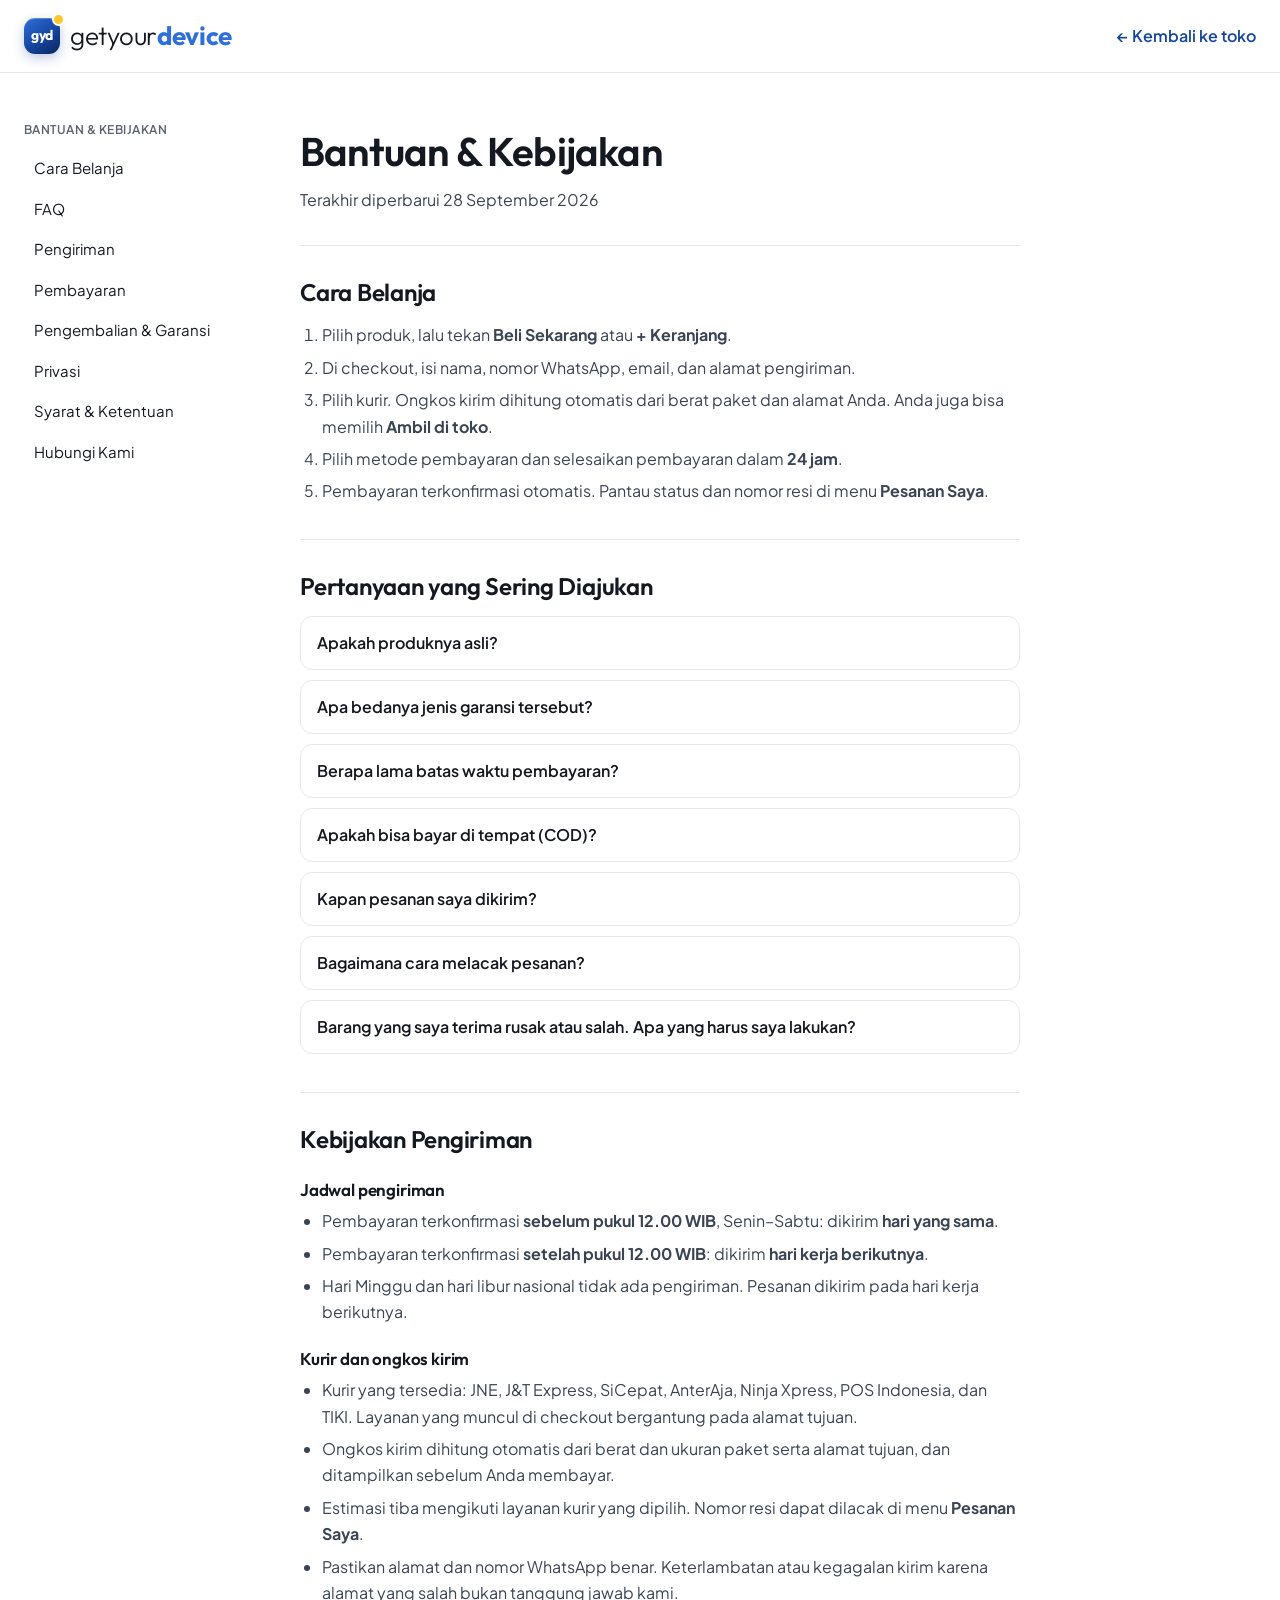
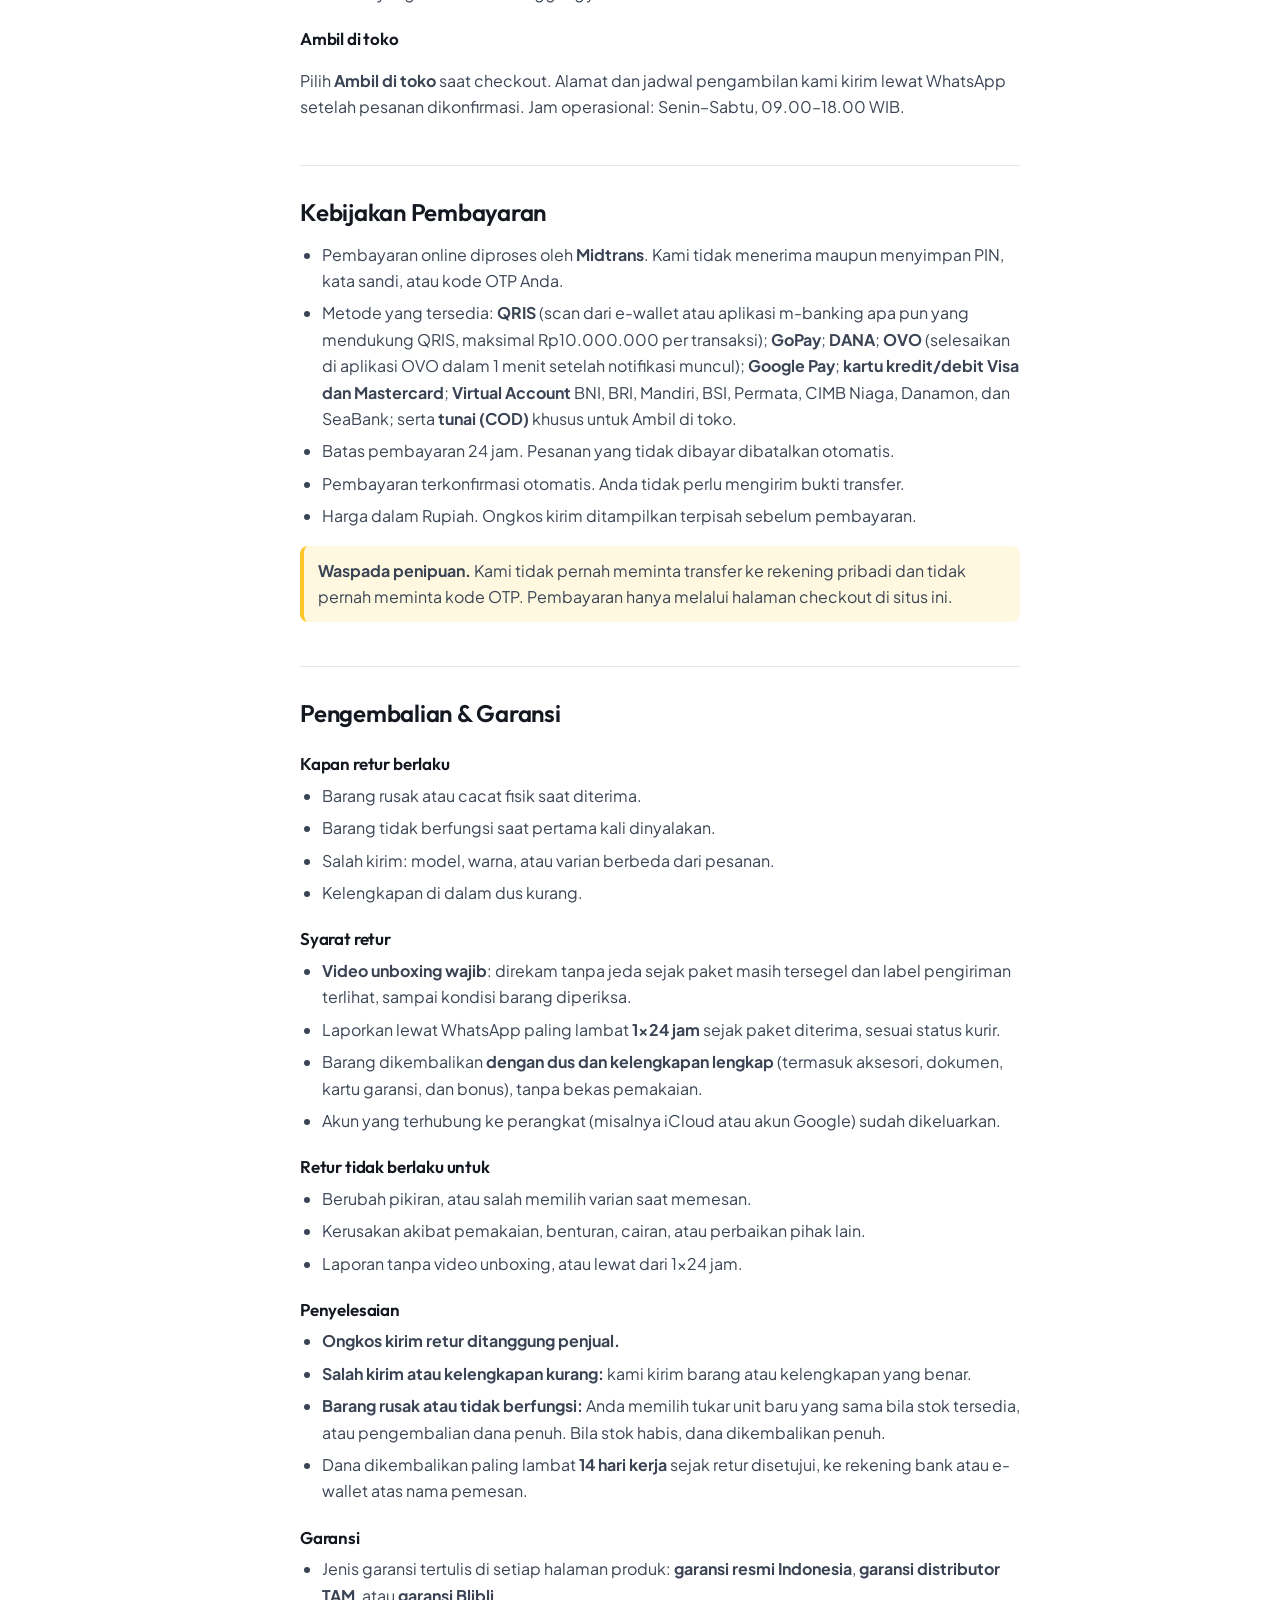
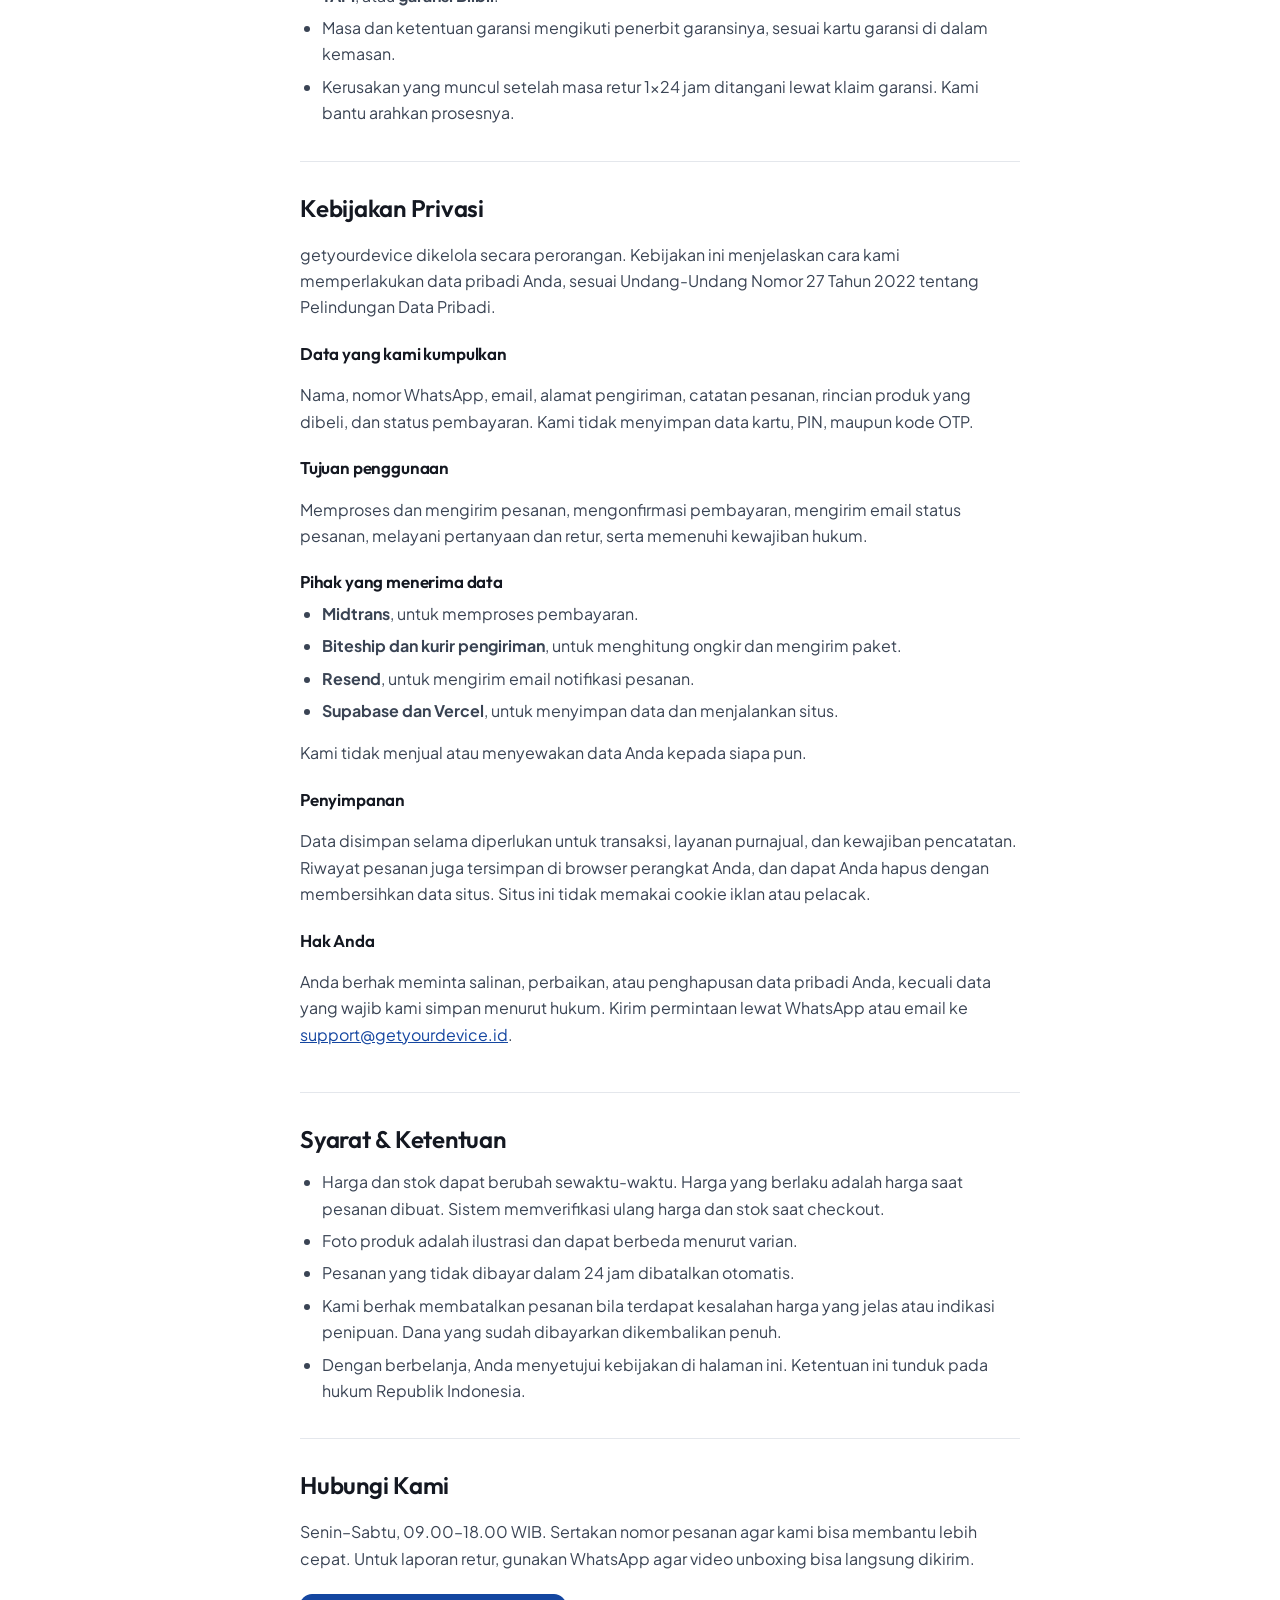
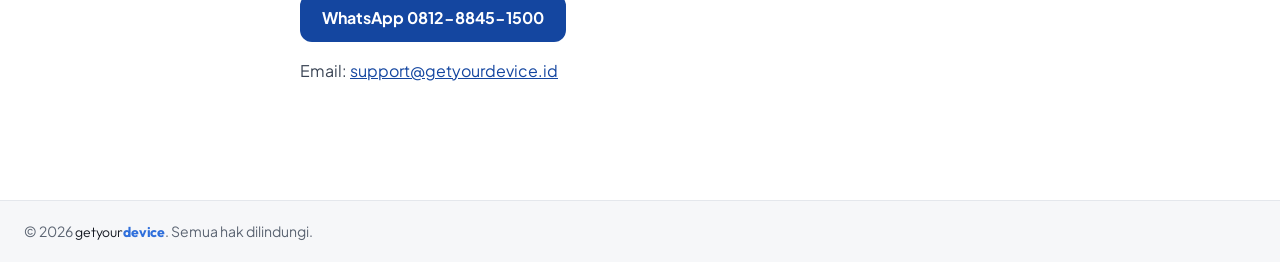
<file: bantuan.html>
<!doctype html>
<html lang="id">
<head>
  <meta charset="utf-8">
  <meta name="viewport" content="width=device-width, initial-scale=1">
  <meta name="description" content="Cara belanja, FAQ, kebijakan pengiriman, pembayaran, pengembalian, garansi, dan privasi getyourdevice.">
  <title>Bantuan &amp; Kebijakan | getyourdevice</title>
  <link rel="stylesheet" href="./styles.css">
  <link rel="preconnect" href="https://fonts.googleapis.com">
  <link rel="preconnect" href="https://fonts.gstatic.com" crossorigin>
  <link href="https://fonts.googleapis.com/css2?family=Outfit:wght@300;400;600;700&family=Plus+Jakarta+Sans:wght@400;500;600;700&display=swap" rel="stylesheet">
  <link rel="icon" href="./favicon.ico" sizes="any">
  <link rel="icon" href="./favicon-32.png" type="image/png" sizes="32x32">
  <link rel="icon" href="./favicon.svg" type="image/svg+xml">
  <link rel="apple-touch-icon" href="./apple-touch-icon.png">
  <meta name="theme-color" content="#1446A0">
</head>
<body class="policy-page">
  <a class="skip-link" href="#policyContent">Lewati ke konten utama</a>
  <header class="policy-header">
    <div class="container policy-header-inner">
      <a class="brand" href="./" aria-label="Kembali ke beranda"><span class="brand-mark" aria-hidden="true">gyd</span><span class="logo"><span class="a">getyour</span><span class="b">device</span></span></a>
      <a class="policy-back" href="./">← Kembali ke toko</a>
    </div>
  </header>

  <main id="policyContent" class="container policy-layout">
    <nav class="policy-nav" aria-label="Isi halaman">
      <p>Bantuan &amp; Kebijakan</p>
      <a href="#cara-belanja">Cara Belanja</a>
      <a href="#faq">FAQ</a>
      <a href="#pengiriman">Pengiriman</a>
      <a href="#pembayaran">Pembayaran</a>
      <a href="#pengembalian">Pengembalian &amp; Garansi</a>
      <a href="#privasi">Privasi</a>
      <a href="#syarat">Syarat &amp; Ketentuan</a>
      <a href="#hubungi">Hubungi Kami</a>
    </nav>

    <article class="policy-body">
      <h1>Bantuan &amp; Kebijakan</h1>
      <p class="policy-updated">Terakhir diperbarui 28 September 2026</p>

      <section id="cara-belanja">
        <h2>Cara Belanja</h2>
        <ol>
          <li>Pilih produk, lalu tekan <b>Beli Sekarang</b> atau <b>+ Keranjang</b>.</li>
          <li>Di checkout, isi nama, nomor WhatsApp, email, dan alamat pengiriman.</li>
          <li>Pilih kurir. Ongkos kirim dihitung otomatis dari berat paket dan alamat Anda. Anda juga bisa memilih <b>Ambil di toko</b>.</li>
          <li>Pilih metode pembayaran dan selesaikan pembayaran dalam <b>24 jam</b>.</li>
          <li>Pembayaran terkonfirmasi otomatis. Pantau status dan nomor resi di menu <b>Pesanan Saya</b>.</li>
        </ol>
      </section>

      <section id="faq">
        <h2>Pertanyaan yang Sering Diajukan</h2>
        <details><summary>Apakah produknya asli?</summary><p>Ya. Setiap produk dijual baru dan asli. Jenis garansinya tertulis di halaman produk: garansi resmi Indonesia, garansi distributor TAM, atau garansi Blibli.</p></details>
        <details><summary>Apa bedanya jenis garansi tersebut?</summary><p>Garansi resmi Indonesia diklaim di pusat servis resmi merek. Garansi distributor TAM diklaim melalui layanan garansi TAM. Garansi Blibli diklaim melalui program garansi Blibli sesuai ketentuannya. Masa garansi mengikuti kartu garansi di dalam kemasan. Kami bantu arahkan proses klaim lewat WhatsApp.</p></details>
        <details><summary>Berapa lama batas waktu pembayaran?</summary><p>24 jam sejak pesanan dibuat. Pesanan yang belum dibayar setelah itu dibatalkan otomatis dan stoknya dikembalikan.</p></details>
        <details><summary>Apakah bisa bayar di tempat (COD)?</summary><p>Bisa, khusus untuk pesanan <b>Ambil di toko</b>. Pembayaran tunai dilakukan saat Anda mengambil barang. COD belum tersedia untuk pengiriman kurir.</p></details>
        <details><summary>Kapan pesanan saya dikirim?</summary><p>Pembayaran yang terkonfirmasi sebelum pukul 12.00 WIB (Senin–Sabtu) dikirim di hari yang sama. Setelah pukul 12.00, pesanan dikirim hari kerja berikutnya. Minggu libur, jadi pesanan dikirim hari Senin. Rincian lengkap ada di <a href="#pengiriman">Kebijakan Pengiriman</a>.</p></details>
        <details><summary>Bagaimana cara melacak pesanan?</summary><p>Buka menu <b>Pesanan Saya</b>. Nomor resi muncul setelah paket diserahkan ke kurir. Pesanan dari perangkat yang Anda pakai saat berbelanja muncul otomatis. Dari perangkat lain, isi <b>Lacak Pesanan</b> di halaman yang sama dengan nomor pesanan dan nomor WhatsApp yang dipakai saat checkout.</p></details>
        <details><summary>Barang yang saya terima rusak atau salah. Apa yang harus saya lakukan?</summary><p>Hubungi kami lewat WhatsApp paling lambat 1×24 jam setelah paket diterima, dan sertakan video unboxing. Syarat lengkapnya ada di <a href="#pengembalian">Pengembalian &amp; Garansi</a>.</p></details>
      </section>

      <section id="pengiriman">
        <h2>Kebijakan Pengiriman</h2>
        <h3>Jadwal pengiriman</h3>
        <ul>
          <li>Pembayaran terkonfirmasi <b>sebelum pukul 12.00 WIB</b>, Senin–Sabtu: dikirim <b>hari yang sama</b>.</li>
          <li>Pembayaran terkonfirmasi <b>setelah pukul 12.00 WIB</b>: dikirim <b>hari kerja berikutnya</b>.</li>
          <li>Hari Minggu dan hari libur nasional tidak ada pengiriman. Pesanan dikirim pada hari kerja berikutnya.</li>
        </ul>
        <h3>Kurir dan ongkos kirim</h3>
        <ul>
          <li>Kurir yang tersedia: JNE, J&amp;T Express, SiCepat, AnterAja, Ninja Xpress, POS Indonesia, dan TIKI. Layanan yang muncul di checkout bergantung pada alamat tujuan.</li>
          <li>Ongkos kirim dihitung otomatis dari berat dan ukuran paket serta alamat tujuan, dan ditampilkan sebelum Anda membayar.</li>
          <li>Estimasi tiba mengikuti layanan kurir yang dipilih. Nomor resi dapat dilacak di menu <b>Pesanan Saya</b>.</li>
          <li>Pastikan alamat dan nomor WhatsApp benar. Keterlambatan atau kegagalan kirim karena alamat yang salah bukan tanggung jawab kami.</li>
        </ul>
        <h3>Ambil di toko</h3>
        <p>Pilih <b>Ambil di toko</b> saat checkout. Alamat dan jadwal pengambilan kami kirim lewat WhatsApp setelah pesanan dikonfirmasi. Jam operasional: Senin–Sabtu, 09.00–18.00 WIB.</p>
      </section>

      <section id="pembayaran">
        <h2>Kebijakan Pembayaran</h2>
        <ul>
          <li>Pembayaran online diproses oleh <b>Midtrans</b>. Kami tidak menerima maupun menyimpan PIN, kata sandi, atau kode OTP Anda.</li>
          <li>Metode yang tersedia: <b>QRIS</b> (scan dari e-wallet atau aplikasi m-banking apa pun yang mendukung QRIS, maksimal Rp10.000.000 per transaksi); <b>GoPay</b>; <b>DANA</b>; <b>OVO</b> (selesaikan di aplikasi OVO dalam 1 menit setelah notifikasi muncul); <b>Google Pay</b>; <b>kartu kredit/debit Visa dan Mastercard</b>; <b>Virtual Account</b> BNI, BRI, Mandiri, BSI, Permata, CIMB Niaga, Danamon, dan SeaBank; serta <b>tunai (COD)</b> khusus untuk Ambil di toko.</li>
          <li>Batas pembayaran 24 jam. Pesanan yang tidak dibayar dibatalkan otomatis.</li>
          <li>Pembayaran terkonfirmasi otomatis. Anda tidak perlu mengirim bukti transfer.</li>
          <li>Harga dalam Rupiah. Ongkos kirim ditampilkan terpisah sebelum pembayaran.</li>
        </ul>
        <p class="policy-alert"><b>Waspada penipuan.</b> Kami tidak pernah meminta transfer ke rekening pribadi dan tidak pernah meminta kode OTP. Pembayaran hanya melalui halaman checkout di situs ini.</p>
      </section>

      <section id="pengembalian">
        <h2>Pengembalian &amp; Garansi</h2>
        <h3>Kapan retur berlaku</h3>
        <ul>
          <li>Barang rusak atau cacat fisik saat diterima.</li>
          <li>Barang tidak berfungsi saat pertama kali dinyalakan.</li>
          <li>Salah kirim: model, warna, atau varian berbeda dari pesanan.</li>
          <li>Kelengkapan di dalam dus kurang.</li>
        </ul>
        <h3>Syarat retur</h3>
        <ul>
          <li><b>Video unboxing wajib</b>: direkam tanpa jeda sejak paket masih tersegel dan label pengiriman terlihat, sampai kondisi barang diperiksa.</li>
          <li>Laporkan lewat WhatsApp paling lambat <b>1×24 jam</b> sejak paket diterima, sesuai status kurir.</li>
          <li>Barang dikembalikan <b>dengan dus dan kelengkapan lengkap</b> (termasuk aksesori, dokumen, kartu garansi, dan bonus), tanpa bekas pemakaian.</li>
          <li>Akun yang terhubung ke perangkat (misalnya iCloud atau akun Google) sudah dikeluarkan.</li>
        </ul>
        <h3>Retur tidak berlaku untuk</h3>
        <ul>
          <li>Berubah pikiran, atau salah memilih varian saat memesan.</li>
          <li>Kerusakan akibat pemakaian, benturan, cairan, atau perbaikan pihak lain.</li>
          <li>Laporan tanpa video unboxing, atau lewat dari 1×24 jam.</li>
        </ul>
        <h3>Penyelesaian</h3>
        <ul>
          <li><b>Ongkos kirim retur ditanggung penjual.</b></li>
          <li><b>Salah kirim atau kelengkapan kurang:</b> kami kirim barang atau kelengkapan yang benar.</li>
          <li><b>Barang rusak atau tidak berfungsi:</b> Anda memilih tukar unit baru yang sama bila stok tersedia, atau pengembalian dana penuh. Bila stok habis, dana dikembalikan penuh.</li>
          <li>Dana dikembalikan paling lambat <b>14 hari kerja</b> sejak retur disetujui, ke rekening bank atau e-wallet atas nama pemesan.</li>
        </ul>
        <h3>Garansi</h3>
        <ul>
          <li>Jenis garansi tertulis di setiap halaman produk: <b>garansi resmi Indonesia</b>, <b>garansi distributor TAM</b>, atau <b>garansi Blibli</b>.</li>
          <li>Masa dan ketentuan garansi mengikuti penerbit garansinya, sesuai kartu garansi di dalam kemasan.</li>
          <li>Kerusakan yang muncul setelah masa retur 1×24 jam ditangani lewat klaim garansi. Kami bantu arahkan prosesnya.</li>
        </ul>
      </section>

      <section id="privasi">
        <h2>Kebijakan Privasi</h2>
        <p>getyourdevice dikelola secara perorangan. Kebijakan ini menjelaskan cara kami memperlakukan data pribadi Anda, sesuai Undang-Undang Nomor 27 Tahun 2022 tentang Pelindungan Data Pribadi.</p>
        <h3>Data yang kami kumpulkan</h3>
        <p>Nama, nomor WhatsApp, email, alamat pengiriman, catatan pesanan, rincian produk yang dibeli, dan status pembayaran. Kami tidak menyimpan data kartu, PIN, maupun kode OTP.</p>
        <h3>Tujuan penggunaan</h3>
        <p>Memproses dan mengirim pesanan, mengonfirmasi pembayaran, mengirim email status pesanan, melayani pertanyaan dan retur, serta memenuhi kewajiban hukum.</p>
        <h3>Pihak yang menerima data</h3>
        <ul>
          <li><b>Midtrans</b>, untuk memproses pembayaran.</li>
          <li><b>Biteship dan kurir pengiriman</b>, untuk menghitung ongkir dan mengirim paket.</li>
          <li><b>Resend</b>, untuk mengirim email notifikasi pesanan.</li>
          <li><b>Supabase dan Vercel</b>, untuk menyimpan data dan menjalankan situs.</li>
        </ul>
        <p>Kami tidak menjual atau menyewakan data Anda kepada siapa pun.</p>
        <h3>Penyimpanan</h3>
        <p>Data disimpan selama diperlukan untuk transaksi, layanan purnajual, dan kewajiban pencatatan. Riwayat pesanan juga tersimpan di browser perangkat Anda, dan dapat Anda hapus dengan membersihkan data situs. Situs ini tidak memakai cookie iklan atau pelacak.</p>
        <h3>Hak Anda</h3>
        <p>Anda berhak meminta salinan, perbaikan, atau penghapusan data pribadi Anda, kecuali data yang wajib kami simpan menurut hukum. Kirim permintaan lewat WhatsApp atau email ke <a href="mailto:support@getyourdevice.id">support@getyourdevice.id</a>.</p>
      </section>

      <section id="syarat">
        <h2>Syarat &amp; Ketentuan</h2>
        <ul>
          <li>Harga dan stok dapat berubah sewaktu-waktu. Harga yang berlaku adalah harga saat pesanan dibuat. Sistem memverifikasi ulang harga dan stok saat checkout.</li>
          <li>Foto produk adalah ilustrasi dan dapat berbeda menurut varian.</li>
          <li>Pesanan yang tidak dibayar dalam 24 jam dibatalkan otomatis.</li>
          <li>Kami berhak membatalkan pesanan bila terdapat kesalahan harga yang jelas atau indikasi penipuan. Dana yang sudah dibayarkan dikembalikan penuh.</li>
          <li>Dengan berbelanja, Anda menyetujui kebijakan di halaman ini. Ketentuan ini tunduk pada hukum Republik Indonesia.</li>
        </ul>
      </section>

      <section id="hubungi">
        <h2>Hubungi Kami</h2>
        <p>Senin–Sabtu, 09.00–18.00 WIB. Sertakan nomor pesanan agar kami bisa membantu lebih cepat. Untuk laporan retur, gunakan WhatsApp agar video unboxing bisa langsung dikirim.</p>
        <a class="policy-whatsapp" href="https://wa.me/6281288451500" target="_blank" rel="noopener">WhatsApp 0812-8845-1500</a>
        <p>Email: <a href="mailto:support@getyourdevice.id">support@getyourdevice.id</a></p>
      </section>
    </article>
  </main>

  <footer class="policy-footer"><div class="container">© 2026 <span class="logo logo-inline"><span class="a">getyour</span><span class="b">device</span></span>. Semua hak dilindungi.</div></footer>
</body>
</html>
</file>
<file: styles.css>
/* GYD design tokens: the only :root in this file. Direction and reasons live in DESIGN.md. */
:root{--ink:#141821;--ink-soft:#3b4250;--muted:#5b6472;--line:#e4e7ec;--bg:#f6f7f9;--white:#fff;--blue:#1446a0;--blue-dark:#0f3780;--blue-bright:#2f6fdb;--navy:#0b2559;--blue-tint:#eaf1ff;--yellow:#ffc629;--yellow-dark:#f2b705;--yellow-tint:#fff6d6;--orange:#f59e0b;--success:#16834b;--danger:#b42318;--shadow:0 12px 32px rgba(11,37,89,.1);--radius:16px;--radius-control:12px;--font-display:"Outfit","Segoe UI",Roboto,Arial,sans-serif;--font-body:"Plus Jakarta Sans","Segoe UI",Roboto,Arial,sans-serif;--ease-out:cubic-bezier(.22,1,.36,1)}*{box-sizing:border-box}html{scroll-behavior:smooth}body{margin:0;color:var(--ink);background:var(--white);font-family:var(--font-body);font-size:16px;line-height:1.5}button,input,select,textarea{font:inherit}button{cursor:pointer}button:focus-visible,input:focus-visible,select:focus-visible,textarea:focus-visible,a:focus-visible{outline:3px solid #f6b93b;outline-offset:2px}.container{width:min(1180px,calc(100% - 40px));margin-inline:auto}.hidden{display:none!important}.sr-only{position:absolute;width:1px;height:1px;padding:0;margin:-1px;overflow:hidden;clip:rect(0,0,0,0);white-space:nowrap;border:0}.skip-link{position:fixed;top:8px;left:8px;z-index:200;transform:translateY(-150%);background:#fff;padding:10px 14px;color:var(--navy)}.skip-link:focus{transform:none}.utility-bar{background:var(--navy);color:#eaf1fb;font-size:13px}.utility-inner{height:34px;display:flex;align-items:center;justify-content:space-between}.site-header{position:sticky;top:0;z-index:40;background:#fff;box-shadow:0 1px 6px rgba(16,35,63,.12)}.header-main{min-height:76px;display:grid;grid-template-columns:220px 1fr auto;gap:24px;align-items:center}.brand{display:flex;align-items:center;gap:9px;border:0;background:none;padding:0;color:var(--navy);font-weight:800;font-size:18px;letter-spacing:-.3px}.brand>span:last-child>span{color:var(--blue)}.brand-mark{display:grid;place-items:center;width:36px;height:36px;border-radius:9px;background:var(--blue);color:#fff;font-size:21px}.search-wrap{height:44px;display:flex;border:2px solid var(--blue);border-radius:9px;overflow:hidden}.search-wrap input{min-width:0;flex:1;border:0;padding:0 14px;color:var(--ink)}.search-wrap button{border:0;background:var(--blue);color:#fff;padding:0 19px;font-weight:700}.header-actions{display:flex;gap:8px}.icon-button{position:relative;display:flex;align-items:center;gap:7px;border:0;background:transparent;border-radius:8px;padding:10px;color:var(--navy);font-weight:700}.icon-button:hover{background:#eef5ff}.cart-button b{position:absolute;top:1px;left:25px;display:grid;place-items:center;min-width:19px;height:19px;padding:0 4px;border-radius:10px;background:var(--orange);color:#172033;font-size:11px}.category-bar{border-top:1px solid #edf0f4}.categories{display:flex;justify-content:center;gap:5px;overflow:auto;scrollbar-width:none}.categories button{white-space:nowrap;border:0;background:transparent;padding:11px 18px;color:#344054;font-weight:700;font-size:14px}.categories button:hover,.categories button.active{color:var(--blue);background:#edf5ff}.hero{background:linear-gradient(110deg,#eef5ff 0,#f8fbff 58%,#fff6e7 100%);border-bottom:1px solid #e6eaf0}.hero-grid{display:grid;grid-template-columns:1fr .85fr;gap:54px;align-items:center;min-height:440px;padding-block:44px}.pill{display:inline-block;background:#dceaff;color:#1455aa;border-radius:20px;padding:6px 12px;font-weight:700;font-size:13px}.hero h1{max-width:600px;margin:14px 0;font-size:clamp(34px,4.4vw,54px);line-height:1.08;letter-spacing:-1.4px;color:var(--navy)}.hero-copy>p{max-width:590px;margin:0;color:var(--muted);font-size:18px}.hero-actions{display:flex;gap:10px;margin:24px 0 20px}.primary,.secondary{min-height:44px;border-radius:8px;padding:10px 18px;font-weight:700}.primary{border:1px solid var(--blue);background:var(--blue);color:#fff}.primary:hover{background:var(--blue-dark)}.primary:disabled{background:#9aa4b2;border-color:#9aa4b2;cursor:not-allowed}.secondary{border:1px solid #b9c4d2;background:#fff;color:var(--navy)}.secondary:hover{background:#f3f6fa}.full{width:100%}.text-button{border:0;background:none;color:var(--blue);padding:10px;font-weight:700}.trust-list{display:flex;flex-wrap:wrap;gap:18px;margin:0;padding:0;list-style:none;color:#3f4b5a;font-size:14px}.trust-list li::first-letter{color:var(--success)}.hero-visual{position:relative;overflow:hidden;border-radius:18px;box-shadow:var(--shadow);background:#fff}.hero-visual img{display:block;width:100%;height:330px;object-fit:cover}.deal-badge{position:absolute;top:16px;left:16px;padding:6px 10px;border-radius:5px;background:var(--orange);font-size:12px;font-weight:800}.deal-copy{position:absolute;inset:auto 0 0;padding:36px 20px 18px;background:linear-gradient(transparent,rgba(4,14,28,.88));color:#fff}.deal-copy span,.deal-copy strong{display:block}.deal-copy strong{font-size:20px}.benefits{display:grid;grid-template-columns:repeat(4,1fr);margin-top:28px;border:1px solid var(--line);border-radius:var(--radius);background:#fff}.benefits article{display:flex;gap:12px;align-items:center;padding:19px;border-right:1px solid var(--line)}.benefits article:last-child{border:0}.benefits article>span{display:grid;place-items:center;width:38px;height:38px;flex:0 0 auto;border-radius:50%;background:#eaf3ff;color:var(--blue);font-size:20px}.benefits strong,.benefits small{display:block}.benefits small{margin-top:2px;color:var(--muted)}.category-section{padding-block:55px}.section-title{display:flex;justify-content:space-between;align-items:end;gap:20px;margin-bottom:22px}.section-title h1,.section-title h2{margin:4px 0;color:var(--navy);line-height:1.2}.section-title h2{font-size:28px}.section-title p{margin:4px 0;color:var(--muted)}.overline{font-size:12px;letter-spacing:1.4px;font-weight:800;color:var(--blue)}.category-cards{display:grid;grid-template-columns:repeat(6,1fr);gap:13px}.category-card{border:1px solid var(--line);border-radius:12px;background:#fff;padding:19px 10px;text-align:center;color:var(--ink)}.category-card:hover{border-color:#83b6fa;box-shadow:0 5px 15px rgba(23,105,224,.09);transform:translateY(-2px)}.category-card span{display:grid;place-items:center;width:54px;height:54px;margin:0 auto 10px;border-radius:50%;background:#eef5ff;font-size:27px}.category-card strong{display:block;font-size:14px}.products-section{padding:50px 0 70px;background:var(--bg)}.product-heading select{width:auto;min-width:180px}.product-grid{display:grid;grid-template-columns:repeat(4,1fr);gap:18px}.product-card{position:relative;display:flex;flex-direction:column;overflow:hidden;border:1px solid var(--line);border-radius:12px;background:#fff;transition:.18s}.product-card:hover{transform:translateY(-3px);box-shadow:var(--shadow)}.product-image-wrap{position:relative;aspect-ratio:1/1;background:#eef1f5;overflow:hidden}.product-img{display:block;width:100%;height:100%;object-fit:cover;transition:.25s}.product-card:hover .product-img{transform:scale(1.025)}.product-badge{position:absolute;top:10px;left:10px;border-radius:5px;background:var(--orange);padding:4px 8px;font-size:11px;font-weight:800}.product-info{display:flex;flex-direction:column;flex:1;padding:15px}.product-category{color:var(--blue);font-size:12px;font-weight:800;text-transform:uppercase}.product-info h3{margin:6px 0;line-height:1.3;font-size:16px}.product-description{display:-webkit-box;overflow:hidden;margin:0 0 10px;color:var(--muted);font-size:14px;-webkit-line-clamp:2;-webkit-box-orient:vertical}.stock{margin-top:auto;font-size:13px;color:var(--success);font-weight:700}.stock.low{color:#b45309}.stock.out{color:var(--danger)}.price{margin:5px 0 12px;color:var(--navy);font-size:19px;font-weight:800}.product-actions{display:grid;grid-template-columns:1fr 1fr;gap:8px}.product-actions button{min-height:40px;padding:8px;font-size:14px}.empty-state,.error-state,.loading-state{grid-column:1/-1;text-align:center;border:1px dashed #b8c3d1;border-radius:12px;background:#fff;padding:44px 20px}.state-icon{display:block;margin-bottom:10px;font-size:36px}.empty-state h3,.error-state h3{margin:0 0 4px}.empty-state p,.error-state p{margin:0 0 16px;color:var(--muted)}.loading-cards{grid-column:1/-1;display:grid;grid-template-columns:repeat(4,1fr);gap:18px}.skeleton{height:380px;border-radius:12px;background:linear-gradient(90deg,#e8ebef 25%,#f5f6f8 50%,#e8ebef 75%);background-size:200% 100%;animation:loading 1.3s infinite}@keyframes loading{to{background-position:-200% 0}}footer{background:var(--navy);color:#dbe4ef;padding:46px 0 0}.footer-grid{display:grid;grid-template-columns:2fr repeat(3,1fr);gap:40px}.footer-brand{color:#fff}.footer-grid>div>strong{display:block;margin-bottom:12px;color:#fff}.footer-grid p{max-width:320px;color:#aebdce;font-size:14px}.footer-grid button:not(.brand){display:block;border:0;background:none;padding:4px 0;color:#c8d5e3;text-align:left}.copyright{margin-top:36px;padding-block:18px;border-top:1px solid #31445f;color:#9dafc3;font-size:13px}.overlay{position:fixed;inset:0;z-index:80}.backdrop{position:absolute;inset:0;width:100%;border:0;background:rgba(10,20,35,.55)}.drawer{position:absolute;right:0;top:0;display:flex;flex-direction:column;width:min(450px,94vw);height:100%;padding:22px;background:#fff;box-shadow:-8px 0 30px rgba(0,0,0,.18)}.drawer-head{display:flex;align-items:start;justify-content:space-between;border-bottom:1px solid var(--line);padding-bottom:14px}.drawer-head h2{margin:2px 0}.close-button{display:grid;place-items:center;width:40px;height:40px;border:0;border-radius:50%;background:#edf0f4;color:#27364b;font-size:25px}.cart-items{flex:1;overflow:auto}.cart-row{display:grid;grid-template-columns:72px 1fr auto;gap:12px;padding:16px 0;border-bottom:1px solid var(--line)}.cart-row img{width:72px;height:72px;border-radius:8px;object-fit:cover}.cart-row strong{font-size:14px}.cart-row .item-price{color:var(--muted);font-size:13px}.qty-control{display:flex;align-items:center;align-self:end;border:1px solid #bdc6d1;border-radius:7px}.qty-control button{width:30px;height:30px;border:0;background:#fff;font-weight:bold}.qty-control span{min-width:25px;text-align:center}.remove-item{border:0;background:none;padding:4px 0;color:var(--danger);font-size:12px}.cart-footer{padding-top:15px;border-top:1px solid var(--line)}.cart-footer>div:first-child{display:flex;justify-content:space-between;font-size:19px}.cart-footer small{display:block;margin:5px 0 14px;color:var(--muted)}.modal{position:fixed;inset:0;z-index:90;display:grid;place-items:center;padding:20px;background:rgba(10,20,35,.62);overflow:auto}.modal-card{position:relative;width:min(600px,100%);max-height:calc(100vh - 40px);overflow:auto;border-radius:16px;background:#fff;padding:28px;box-shadow:0 20px 55px rgba(0,0,0,.25)}.modal-card>.close-button{position:absolute;right:18px;top:18px}.modal-card h2{margin:4px 45px 8px 0;color:var(--navy)}label{display:block;margin:13px 0 6px;font-weight:700;font-size:14px}input,select,textarea{width:100%;min-height:43px;border:1px solid #b9c3d0;border-radius:7px;background:#fff;padding:9px 11px;color:var(--ink)}textarea{resize:vertical}.field-row{display:grid;grid-template-columns:1fr 1fr;gap:12px}fieldset{min-width:0;margin:0 0 20px;padding:0;border:0}legend{margin-bottom:5px;color:var(--navy);font-weight:800;font-size:18px}.checkout-card{width:min(980px,100%)}.checkout-layout{display:grid;grid-template-columns:1.25fr .75fr;gap:28px}.choice-list{display:grid;gap:8px}.choice{display:flex;gap:10px;align-items:center;margin:0;border:1px solid var(--line);border-radius:8px;padding:11px}.choice:has(input:checked){border-color:var(--blue);background:#f2f7ff}.choice input{width:18px;min-height:auto;margin:0}.choice span{flex:1}.choice strong,.choice small{display:block}.choice small{color:var(--muted);font-weight:400}.loading-shipping{border:1px dashed var(--line);border-radius:8px;padding:18px;color:var(--muted);text-align:center;background:#f8fafc}.shipping-rate-source{margin-bottom:10px;border-radius:8px;background:#ecfdf3;padding:9px 11px;color:#166534;font-size:12px;font-weight:700}.shipping-rate-source.fallback{background:#fff7ed;color:#9a3412}.order-summary{align-self:start;position:sticky;top:0;border-radius:10px;background:var(--bg);padding:18px}.order-summary h3{margin-top:0}.summary-item{display:grid;grid-template-columns:1fr auto;gap:8px;margin:10px 0;font-size:14px}.summary-item small{display:block;color:var(--muted)}.summary-line{display:flex;justify-content:space-between;margin-top:9px}.summary-line.total{margin-top:14px;padding-top:12px;border-top:1px solid var(--line);font-size:18px}.secure-note{text-align:center;color:var(--muted);font-size:12px}.option-grid{display:grid;grid-template-columns:1fr 1fr;gap:10px}.option-grid label{margin:0}.option-grid input{position:absolute;opacity:0;pointer-events:none}.option-grid label>span{display:flex;flex-direction:column;min-height:116px;border:1px solid var(--line);border-radius:9px;padding:13px;font-size:23px}.option-grid strong{margin-top:4px;font-size:14px}.option-grid small{color:var(--muted);font-size:12px}.option-grid input:checked+span{border-color:var(--blue);background:#eff6ff;box-shadow:inset 0 0 0 1px var(--blue)}.helper-card form>.primary{margin-top:20px}.success-card{text-align:center;width:min(440px,100%)}.success-icon{display:grid;place-items:center;width:66px;height:66px;margin:0 auto 16px;border-radius:50%;background:#dcfce7;color:var(--success);font-size:34px;font-weight:bold}.toast{position:fixed;z-index:120;bottom:25px;left:50%;transform:translateX(-50%);max-width:calc(100% - 30px);border-radius:8px;background:#172033;color:#fff;padding:12px 18px;box-shadow:var(--shadow)}.admin-view{padding-block:50px;min-height:70vh}.tabs{display:flex;gap:5px;margin:18px 0}.tabs button{border:1px solid var(--line);background:#fff;padding:9px 18px;font-weight:700}.tabs button.active{background:var(--navy);color:#fff}.admin-grid{display:grid;grid-template-columns:360px 1fr;gap:20px}.panel{border:1px solid var(--line);border-radius:12px;background:#fff;padding:20px}.panel h2{margin-top:0;font-size:20px}.form-actions{display:flex;gap:8px;margin-top:16px}.admin-item{display:grid;grid-template-columns:58px 1fr auto;gap:12px;align-items:center;padding:11px 0;border-bottom:1px solid var(--line)}.admin-thumb{width:58px;height:58px;border-radius:7px;object-fit:cover}.admin-item small{display:block;color:var(--muted)}.admin-item-actions{display:flex;gap:5px}.mini{border:1px solid var(--line);border-radius:6px;background:#fff;padding:6px 9px}.danger{color:var(--danger)}.order-card{display:grid;grid-template-columns:1fr auto;gap:15px;padding:16px 0;border-bottom:1px solid var(--line)}.order-card p{margin:4px 0;color:var(--muted);font-size:14px}.order-card select{width:auto}.status{display:inline-block;border-radius:12px;background:#fff3d6;padding:3px 8px;font-size:12px}
@media(max-width:900px){.header-main{grid-template-columns:auto 1fr}.search-wrap{grid-column:1/-1;grid-row:2;margin-bottom:12px}.hero-grid{grid-template-columns:1fr 1fr;gap:28px}.benefits{grid-template-columns:1fr 1fr}.benefits article:nth-child(2){border-right:0}.benefits article:nth-child(-n+2){border-bottom:1px solid var(--line)}.category-cards{grid-template-columns:repeat(3,1fr)}.product-grid{grid-template-columns:repeat(3,1fr)}.loading-cards{grid-template-columns:repeat(3,1fr)}.footer-grid{grid-template-columns:1.5fr 1fr 1fr}.footer-grid>div:last-child{grid-column:1/-1}.admin-grid{grid-template-columns:1fr}.checkout-layout{grid-template-columns:1fr}.order-summary{position:static;grid-row:1}}
@media(max-width:680px){.container{width:min(100% - 28px,1180px)}.utility-inner span:not(:first-child){display:none}.utility-inner{justify-content:center}.site-header{position:static}.header-main{min-height:68px;gap:8px}.brand{font-size:15px}.brand-mark{width:32px;height:32px}.header-actions{margin-left:auto}.icon-button span:last-of-type{display:none}.icon-button{padding:9px}.categories{justify-content:flex-start;width:100%;padding-inline:14px}.categories button{padding:10px 13px}.hero-grid{grid-template-columns:1fr;padding-block:28px}.hero h1{font-size:35px}.hero-copy>p{font-size:16px}.hero-visual img{height:240px}.trust-list{gap:10px}.benefits{grid-template-columns:1fr;margin-top:18px}.benefits article{border-right:0;border-bottom:1px solid var(--line)!important}.benefits article:last-child{border:0!important}.category-section{padding-block:40px}.category-cards{grid-template-columns:repeat(2,1fr)}.products-section{padding-block:38px}.product-heading{align-items:start;flex-direction:column}.product-heading select{width:100%}.product-grid{grid-template-columns:repeat(2,1fr);gap:12px}.loading-cards{grid-template-columns:repeat(2,1fr)}.product-info{padding:12px}.product-actions{grid-template-columns:1fr}.product-actions button{font-size:13px}.footer-grid{grid-template-columns:1fr 1fr;gap:28px}.footer-grid>div:first-child,.footer-grid>div:last-child{grid-column:1/-1}.field-row{grid-template-columns:1fr;gap:0}.modal{padding:0;align-items:end}.modal-card{width:100%;max-height:94vh;border-radius:16px 16px 0 0;padding:22px}.option-grid{grid-template-columns:1fr 1fr}.admin-item{grid-template-columns:50px 1fr}.admin-item-actions{grid-column:2}.order-card{grid-template-columns:1fr}.order-card select{width:100%}}
@media(max-width:420px){.product-grid{grid-template-columns:1fr}.loading-cards{grid-template-columns:1fr}.hero-actions{flex-direction:column}.trust-list{display:grid}.category-card{padding:14px 7px}.option-grid{grid-template-columns:1fr}.footer-grid{grid-template-columns:1fr}.footer-grid>div{grid-column:auto!important}}
@media(prefers-reduced-motion:reduce){html{scroll-behavior:auto}*,*::before,*::after{animation-duration:.01ms!important;transition-duration:.01ms!important}}

/* Premium storefront refinement */
.site-header{transition:box-shadow .3s ease,transform .3s ease}.site-header.scrolled{box-shadow:0 8px 28px rgba(16,35,63,.11)}
.primary,.secondary,.icon-button,.text-link,.deal-button{transition:background-color .25s ease,color .25s ease,border-color .25s ease,transform .25s ease,box-shadow .25s ease}.primary:hover,.secondary:hover,.deal-button:hover{transform:translateY(-1px)}
.premium-hero{overflow:hidden;background:#f4f7fb}.premium-hero .hero-grid{min-height:500px;padding-block:56px}.hero-kicker{display:block;margin-bottom:14px;color:var(--blue);font-size:13px;font-weight:800;letter-spacing:1.1px;text-transform:uppercase}.premium-hero h1{max-width:520px;font-size:clamp(36px,4.2vw,52px);letter-spacing:-1.3px}.premium-hero .hero-copy>p{max-width:525px;line-height:1.65}.premium-hero .hero-visual{isolation:isolate;overflow:visible;min-height:390px;border-radius:28px;background:#e8edf4;box-shadow:none}.hero-device{position:absolute;inset:0;width:100%;height:100%;border-radius:28px;object-fit:cover;transition:transform .45s ease}.hero-orbit{position:absolute;z-index:-1;border:1px solid rgba(23,105,224,.16);border-radius:50%}.hero-orbit-one{inset:-42px 35px}.hero-orbit-two{inset:45px -50px}.hero-product-note{position:absolute;right:18px;bottom:18px;max-width:230px;border-radius:10px;background:rgba(255,255,255,.94);padding:12px 15px;box-shadow:0 8px 24px rgba(16,35,63,.14)}.hero-product-note small,.hero-product-note strong{display:block}.hero-product-note small{margin-bottom:3px;color:var(--blue);font-size:10px;font-weight:800;letter-spacing:1px}.hero-product-note strong{font-size:14px}
.benefits{margin-top:34px;box-shadow:0 10px 35px rgba(16,35,63,.055)}.category-section{padding-block:72px}.category-cards{gap:18px}.category-card{overflow:hidden;padding:0 0 18px;border-color:#e5e9ef;border-radius:16px;transition:transform .3s ease,border-color .3s ease,box-shadow .3s ease}.category-card:hover{transform:translateY(-5px);box-shadow:0 14px 30px rgba(16,35,63,.1)}.category-card .category-image{display:block;width:100%;height:132px;margin:0 0 16px;border-radius:0;background:#f2f4f7;overflow:hidden}.category-image img{width:100%;height:100%;object-fit:cover;transition:transform .4s ease}.category-card:hover img{transform:scale(1.05)}.category-card strong{font-size:15px}.category-card small{display:block;margin-top:3px;color:var(--muted);font-size:12px}
.showcase-section{padding-block:72px;background:#f7f8fa}.showcase-section.popular-section{background:#fff}.showcase-grid{display:grid;grid-template-columns:repeat(4,1fr);gap:20px}.text-link{border:0;background:transparent;color:var(--blue);padding:8px 0;font-weight:700}.text-link:hover{color:var(--blue-dark);transform:translateX(2px)}
.product-card{border-color:#e5e9ef;border-radius:16px;box-shadow:0 2px 5px rgba(16,35,63,.025);transition:transform .3s ease,box-shadow .3s ease,border-color .3s ease}.product-card:hover{transform:translateY(-5px);border-color:#d3dae4;box-shadow:0 16px 38px rgba(16,35,63,.1)}.product-image-wrap{aspect-ratio:1/1.02;background:#f1f3f6}.product-img{padding:8px;object-fit:cover;transition:transform .4s ease}.product-card:hover .product-img{transform:scale(1.045)}.product-info{padding:18px}.product-brand{color:#667085;font-size:11px;font-weight:800;letter-spacing:.8px;text-transform:uppercase}.product-info h3{margin:5px 0;font-size:17px}.product-spec{min-height:42px;margin:0 0 8px;color:var(--muted);font-size:13px;line-height:1.55}.rating{margin:2px 0 7px;color:#344054;font-size:13px}.rating>span{color:#f5a300}.rating small{color:#8a94a3}.price-row{display:flex;align-items:baseline;gap:8px}.price-row .price{margin:3px 0;color:var(--navy);font-size:19px}.price-row del{color:#5f6b7a;font-size:12px}.stock{margin-bottom:12px}.showcase-card .product-actions{margin-top:4px}
.feature-story{display:grid;grid-template-columns:1.15fr .85fr;min-height:430px;margin-block:76px;overflow:hidden;border-radius:22px;background:#eef2f7}.feature-story-image img{display:block;width:100%;height:100%;object-fit:cover}.feature-story-copy{display:flex;flex-direction:column;justify-content:center;align-items:flex-start;padding:52px}.feature-story-copy h2,.weekly-deal h2{margin:8px 0 12px;color:var(--navy);font-size:32px;line-height:1.2}.feature-story-copy p{margin:0 0 24px;color:var(--muted);line-height:1.7}
.weekly-deal{display:grid;grid-template-columns:.85fr 1.15fr;min-height:350px;margin-block:76px;overflow:hidden;border-radius:22px;background:#10233f;color:#fff}.weekly-deal-copy{display:flex;flex-direction:column;align-items:flex-start;justify-content:center;padding:46px}.weekly-deal .overline{color:#8dbbff}.weekly-deal h2{color:#fff}.weekly-deal p{margin:0 0 24px;color:#c9d6e5}.weekly-deal-image img{display:block;width:100%;height:100%;object-fit:cover}.deal-button{min-height:44px;border:1px solid #fff;border-radius:8px;background:#fff;color:var(--navy);padding:10px 18px;font-weight:700}
.products-section{padding-block:76px}.why-section{padding-block:76px;background:#f4f7fb}.centered-title{justify-content:center;text-align:center}.why-grid{display:grid;grid-template-columns:repeat(3,1fr);gap:18px}.why-grid article{padding:26px;border:1px solid #e1e6ed;border-radius:14px;background:#fff}.why-grid article>span{display:grid;place-items:center;width:42px;height:42px;margin-bottom:18px;border-radius:10px;background:#e7f0ff;color:var(--blue);font-size:20px;font-weight:700}.why-grid h3{margin:0 0 8px;font-size:17px}.why-grid p{margin:0;color:var(--muted);font-size:14px;line-height:1.65}
.reveal{opacity:0;transform:translateY(18px);transition:opacity .55s ease,transform .55s ease}.reveal.is-visible{opacity:1;transform:none}
@media(max-width:900px){.premium-hero .hero-grid{min-height:440px}.category-card .category-image{height:145px}.showcase-grid{grid-template-columns:repeat(2,1fr)}.feature-story{grid-template-columns:1fr 1fr}.feature-story-copy{padding:34px}.weekly-deal{grid-template-columns:1fr 1fr}.why-grid{grid-template-columns:repeat(3,1fr)}}
@media(max-width:680px){.premium-hero .hero-grid{padding-block:36px}.premium-hero h1{font-size:36px}.premium-hero .hero-visual{min-height:300px}.category-section,.showcase-section,.products-section,.why-section{padding-block:50px}.category-card .category-image{height:118px}.showcase-grid{display:flex;overflow-x:auto;scroll-snap-type:x mandatory;padding-bottom:12px}.showcase-grid .product-card{min-width:76vw;scroll-snap-align:start}.feature-story{grid-template-columns:1fr;margin-block:50px}.feature-story-image{height:280px}.feature-story-copy{padding:30px 24px}.feature-story-copy h2,.weekly-deal h2{font-size:27px}.weekly-deal{grid-template-columns:1fr;margin-block:50px}.weekly-deal-copy{padding:32px 24px}.weekly-deal-image{height:250px}.why-grid{grid-template-columns:1fr}.product-spec{min-height:auto}.reveal{transform:translateY(12px)}}
@media(prefers-reduced-motion:reduce){.reveal{opacity:1;transform:none}.hero-device{transform:none!important}}

/* 2026 editorial electronics experience */
body{background:#fff;color:#171717;font-family:var(--font-body)}.container{width:min(1240px,calc(100% - 48px))}.site-header{background:#fff;border-bottom:1px solid #e8e8e8;box-shadow:none}.site-header.scrolled{box-shadow:0 6px 24px rgba(0,0,0,.07)}.header-main{min-height:72px;grid-template-columns:230px minmax(300px,640px) auto;justify-content:space-between}.brand{color:#111;letter-spacing:.2px}.brand-mark{border-radius:3px;background:#111}.brand>span:last-child>span{color:var(--blue-bright)}.search-wrap{height:42px;border:1px solid #c9c9c9;border-radius:4px;background:#f7f7f7;transition:border-color .2s ease,box-shadow .2s ease}.search-wrap:focus-within{border-color:var(--blue-bright);box-shadow:0 0 0 3px rgba(23,105,224,.12)}.search-wrap input{background:transparent}.search-wrap button{background:#111;padding-inline:20px}.search-wrap button:hover{background:var(--blue-bright)}.icon-button{border-radius:4px;color:#222;font-weight:600}.action-symbol{display:grid;width:24px;height:24px;place-items:center;border:1px solid #777;border-radius:50%;font-size:13px}.cart-button b{top:1px;left:26px;background:var(--blue-bright);color:#fff}.category-bar{border-top:1px solid #f0f0f0}.categories button{padding:10px 20px;color:#444;font-weight:600}.categories button:hover,.categories button.active{background:transparent;color:var(--blue-bright);box-shadow:inset 0 -2px var(--blue-bright)}
.premium-hero{position:relative;min-height:670px;background:#151515;color:#fff}.premium-hero::after{content:"";position:absolute;inset:0;background:linear-gradient(90deg,rgba(0,0,0,.78) 0%,rgba(0,0,0,.53) 37%,rgba(0,0,0,.08) 68%,rgba(0,0,0,.03));pointer-events:none}.hero-media{position:absolute;inset:0;overflow:hidden}.hero-media img{width:100%;height:100%;object-fit:cover;object-position:center 55%;transform:scale(1.02);transition:transform .5s ease}.premium-hero .hero-grid{position:relative;z-index:2;display:flex;align-items:center;min-height:670px;padding-block:70px}.premium-hero .hero-copy{max-width:500px}.hero-kicker{color:#9dc3ff;font-size:12px;letter-spacing:1.6px}.premium-hero h1{margin:12px 0 18px;color:#fff;font-size:clamp(38px,4.2vw,54px);line-height:1.08;letter-spacing:-1.2px}.premium-hero .hero-copy>p{color:#e4e4e4;font-size:17px;line-height:1.7}.premium-hero .primary{border-color:#fff;background:#fff;color:#111}.premium-hero .primary:hover{border-color:#e6e6e6;background:#e6e6e6}.premium-hero .secondary{border-color:#fff;background:transparent;color:#fff}.premium-hero .secondary:hover{background:#fff;color:#111}.hero-caption{position:absolute;z-index:3;right:4vw;bottom:24px;display:flex;gap:25px;color:#e8e8e8;font-size:12px}.hero-caption span{padding-left:18px;position:relative}.hero-caption span::before{content:"";position:absolute;left:0;top:6px;width:5px;height:5px;border-radius:50%;background:#70a8ff}
.benefits{position:relative;z-index:4;margin-top:-1px;border-width:0 0 1px;border-radius:0;box-shadow:none}.benefits article{padding-block:22px}.benefits article>span{border-radius:4px;background:#f1f1f1;color:#111}.category-section{padding-block:86px}.editorial-heading{align-items:end}.editorial-heading>p{max-width:430px}.section-title h2{color:#111;font-size:30px;letter-spacing:-.4px}.overline{color:var(--blue-bright)}.category-cards{grid-template-columns:repeat(6,1fr);gap:12px}.category-card{position:relative;padding:0 0 20px;border:0;border-radius:3px;background:#f3f3f3}.category-card .category-image{height:180px;margin-bottom:18px;background:#ececec}.category-image img{filter:saturate(.78);object-position:center}.category-card:hover{box-shadow:none;transform:translateY(-4px)}.category-card:hover img{filter:saturate(1);transform:scale(1.035)}.category-card strong{font-size:16px}.category-card small{color:#777}
.showcase-section{padding-block:88px;background:#f4f4f4}.showcase-section .section-title{margin-bottom:34px}.showcase-section .section-title>div{max-width:700px}.editorial-products{grid-template-columns:repeat(2,1fr);gap:20px}.story-card{position:relative;min-height:610px;overflow:hidden;background:#e8e8e8}.story-image{position:absolute;inset:0}.story-image::after{content:"";position:absolute;inset:35% 0 0;background:linear-gradient(transparent,rgba(0,0,0,.72))}.story-image img{width:100%;height:100%;object-fit:cover;transition:transform .5s ease}.story-card:hover .story-image img{transform:scale(1.025)}.story-card-copy{position:absolute;z-index:2;right:0;bottom:0;left:0;padding:30px;color:#fff}.story-card-copy>span{font-size:11px;font-weight:700;letter-spacing:1.2px;text-transform:uppercase}.story-card-copy h3{margin:5px 0;font-size:24px}.story-card-copy p{margin:0 0 12px;color:#e4e4e4;font-size:14px}.story-card-copy>strong{display:block;margin-bottom:18px;font-size:18px}.story-actions{display:flex;align-items:center;gap:8px}.story-buy,.story-cart{min-height:42px;border:1px solid #fff;background:#fff;color:#111;font-weight:700;transition:background .2s ease,color .2s ease,transform .2s ease}.story-buy{padding:9px 17px}.story-cart{width:42px;font-size:22px}.story-buy:hover,.story-cart:hover{background:var(--blue-bright);border-color:var(--blue-bright);color:#fff;transform:translateY(-1px)}.story-buy:disabled,.story-cart:disabled{opacity:.5;cursor:not-allowed}.text-link{color:#111;border-bottom:1px solid #111}.text-link:hover{color:var(--blue-bright);border-color:var(--blue-bright)}
.feature-story{grid-template-columns:1.35fr .65fr;min-height:560px;margin-block:96px;border-radius:0;background:#f1f1f1}.feature-story-image{overflow:hidden}.feature-story-image img{transition:transform .55s ease}.feature-story:hover .feature-story-image img{transform:scale(1.018)}.feature-story-copy{padding:58px}.feature-story-copy h2,.weekly-deal h2{font-size:34px;color:#111}.story-specs{margin:0 0 26px;padding:0;list-style:none;color:#555}.story-specs li{padding:8px 0;border-bottom:1px solid #d6d6d6;font-size:14px}.story-specs li::before{content:"✓";margin-right:9px;color:var(--blue-bright);font-weight:700}
.popular-section{background:#fff}.lifestyle-grid{grid-template-columns:1.25fr .75fr .75fr;grid-template-rows:repeat(2,315px);gap:16px}.lifestyle-grid .story-card{min-height:0}.lifestyle-grid .story-card-1{grid-row:1/3}.lifestyle-grid .story-card-2,.lifestyle-grid .story-card-3,.lifestyle-grid .story-card-4{min-height:315px}.lifestyle-grid .story-card-4{grid-column:2/4}.lifestyle-grid .story-card-copy{padding:22px}.lifestyle-grid .story-card-copy h3{font-size:20px}.lifestyle-grid .story-card-copy p{display:none}.lifestyle-grid .story-card-copy>strong{margin-bottom:10px;font-size:15px}.lifestyle-grid .story-buy{min-height:36px;padding:6px 12px;font-size:13px}.lifestyle-grid .story-cart{width:36px;min-height:36px}
.weekly-deal{grid-template-columns:.72fr 1.28fr;min-height:500px;margin-block:96px;border-radius:0;background:#111}.weekly-deal-copy{padding:60px}.weekly-deal h2{color:#fff;font-size:38px}.deal-price{margin:0 0 24px}.deal-price small,.deal-price strong{display:block}.deal-price small{color:#aaa;font-size:12px}.deal-price strong{font-size:20px}.weekly-deal-image{overflow:hidden}.weekly-deal-image img{transition:transform .55s ease}.weekly-deal:hover .weekly-deal-image img{transform:scale(1.02)}.deal-button{border-radius:3px}
.products-section{padding-block:92px;background:#f5f5f5}.product-grid{gap:16px}.product-card{border:0;border-radius:3px;box-shadow:none}.product-card:hover{border:0;box-shadow:0 14px 35px rgba(0,0,0,.09);transform:translateY(-4px)}.product-image-wrap{aspect-ratio:1/.95;background:#eee}.product-img{padding:0}.product-info{padding:20px}.product-badge{border-radius:2px;background:#111;color:#fff}.product-actions button{border-radius:3px}.product-actions .primary{background:#111;border-color:#111}.product-actions .primary:hover{background:var(--blue-bright);border-color:var(--blue-bright)}.why-section{padding-block:86px;background:#fff}.why-grid article{border-width:1px 0 0;border-radius:0;padding:28px 8px}.why-grid article>span{border-radius:3px;background:#f0f0f0;color:#111}
@media(max-width:1000px){.header-main{grid-template-columns:auto 1fr auto}.category-card .category-image{height:150px}.feature-story-copy{padding:38px}.lifestyle-grid{grid-template-columns:1fr 1fr;grid-template-rows:repeat(2,360px)}.lifestyle-grid .story-card-1{grid-row:auto}.lifestyle-grid .story-card-4{grid-column:auto}.lifestyle-grid .story-card{min-height:360px}}
@media(max-width:680px){.container{width:min(100% - 30px,1240px)}.site-header{position:sticky}.header-main{min-height:64px}.brand-mark{width:30px;height:30px}.search-wrap{margin-bottom:10px}.category-bar{overflow:hidden}.premium-hero,.premium-hero .hero-grid{min-height:610px}.premium-hero::after{background:linear-gradient(90deg,rgba(0,0,0,.8),rgba(0,0,0,.3)),linear-gradient(0deg,rgba(0,0,0,.45),transparent 60%)}.hero-media img{object-position:62% center}.premium-hero .hero-grid{align-items:end;padding-bottom:90px}.premium-hero h1{font-size:38px}.premium-hero .hero-copy>p{font-size:16px}.hero-caption{right:15px;bottom:18px;left:15px;justify-content:flex-start;gap:12px;overflow:auto;white-space:nowrap}.benefits{grid-template-columns:1fr 1fr}.benefits article{padding:16px 8px}.benefits small{font-size:11px}.editorial-heading{align-items:start;flex-direction:column}.category-section{padding-block:58px}.category-cards{display:flex;overflow-x:auto;scroll-snap-type:x mandatory}.category-card{min-width:42vw;scroll-snap-align:start}.category-card .category-image{height:135px}.showcase-section{padding-block:62px}.showcase-section .section-title{align-items:start}.editorial-products{display:grid;grid-template-columns:1fr;overflow:visible}.story-card{min-width:0;min-height:500px}.feature-story{grid-template-columns:1fr;margin-block:64px}.feature-story-image{height:360px}.feature-story-copy{padding:32px 24px}.feature-story-copy h2,.weekly-deal h2{font-size:29px}.lifestyle-grid{display:flex;overflow-x:auto}.lifestyle-grid .story-card{min-width:82vw;min-height:460px}.weekly-deal{grid-template-columns:1fr;margin-block:64px}.weekly-deal-copy{padding:38px 26px}.weekly-deal-image{height:340px}.products-section{padding-block:62px}.product-grid{grid-template-columns:1fr 1fr}.product-info{padding:14px}.product-actions{grid-template-columns:1fr}.why-section{padding-block:62px}}
@media(max-width:420px){.premium-hero h1{font-size:34px}.hero-actions{flex-direction:row;flex-wrap:wrap}.category-card{min-width:55vw}.product-grid{grid-template-columns:1fr}.story-card{min-height:450px}.lifestyle-grid .story-card{min-width:88vw}}
@media(prefers-reduced-motion:reduce){.hero-media img,.story-image img,.feature-story-image img,.weekly-deal-image img{transform:none!important}}

/* Product detail and enhanced cart */
.product-card[data-product],.story-card[data-product]{cursor:pointer}.product-card[data-product]:focus-visible,.story-card[data-product]:focus-visible{outline:3px solid var(--blue-bright);outline-offset:3px}.view-detail{position:absolute;right:12px;bottom:12px;transform:translateY(8px);opacity:0;background:#fff;color:#111;padding:7px 10px;font-size:12px;font-weight:700;transition:opacity .25s ease,transform .25s ease}.product-card:hover .view-detail,.product-card:focus-within .view-detail{opacity:1;transform:none}
.product-modal{padding:24px}.product-detail-card{width:min(1120px,100%);padding:0;border-radius:4px}.product-detail-card>.close-button{z-index:5;top:16px;right:16px}.product-detail-layout{display:grid;grid-template-columns:1.08fr .92fr}.detail-gallery{position:relative;min-height:620px;background:#f1f1f1}.detail-gallery>img{display:block;width:100%;height:100%;min-height:620px;object-fit:cover}.detail-image-note{position:absolute;bottom:14px;left:16px;background:rgba(255,255,255,.9);padding:6px 9px;color:#666;font-size:11px}.detail-info{padding:48px}.detail-info h2{margin:5px 0 9px!important;color:#111;font-size:32px}.detail-rating{display:flex;align-items:center;gap:7px;color:#555;font-size:13px}.detail-rating>span{color:#f5a300}.detail-rating small{padding-left:7px;border-left:1px solid #ccc}.detail-pricing{display:flex;flex-wrap:wrap;align-items:baseline;gap:10px;margin:24px 0 8px}.detail-pricing>strong{font-size:28px}.detail-pricing del{color:var(--muted)}.detail-pricing>span{background:#e7f0ff;color:#1259b9;padding:4px 7px;font-size:12px;font-weight:700}.detail-stock{margin:0 0 24px;color:#16834b;font-weight:700;font-size:14px}.detail-stock.out{color:#b42318}.detail-specs,.detail-description{padding-block:18px;border-top:1px solid #ddd}.detail-specs h3,.detail-description h3{margin:0 0 10px;font-size:16px}.detail-specs ul{display:grid;grid-template-columns:1fr 1fr;gap:8px;margin:0;padding:0;list-style:none}.detail-specs li{background:#f4f4f4;padding:9px;color:#444;font-size:13px}.detail-description p{margin:0;color:#555;font-size:14px;line-height:1.65}.detail-purchase{display:grid;grid-template-columns:auto 1fr;gap:14px;align-items:end;padding-top:20px;border-top:1px solid #ddd}.detail-purchase label{margin:0 0 6px}.detail-qty{display:flex;border:1px solid #aaa;height:44px}.detail-qty button{width:38px;border:0;background:#fff;font-weight:700}.detail-qty input{width:38px;min-height:0;border:0;border-radius:0;padding:0;text-align:center}.detail-buttons{display:grid;grid-template-columns:1fr 1fr;gap:8px}.detail-buttons button{border-radius:3px}.detail-buttons .primary{background:#111;border-color:#111}.detail-buttons .primary:hover{background:var(--blue-bright);border-color:var(--blue-bright)}.detail-assurance{display:grid;grid-template-columns:1fr 1fr;gap:10px;margin:18px 0 0;padding:0;list-style:none}.detail-assurance li{display:flex;gap:10px;align-items:flex-start;padding:12px;border-radius:10px;background:#f5f7fb;color:#5f6b7a;font-size:12.5px;line-height:1.45}.detail-assurance .ui-icon{color:#1446a0;margin-top:1px}.detail-assurance b{display:block;color:#172033;font-size:13.5px}.detail-assurance a{color:#1446a0;font-weight:700}@media(max-width:560px){.detail-assurance{grid-template-columns:1fr}}.related-products{padding:34px 48px 42px;border-top:1px solid #ddd}.related-head h3{margin:3px 0 18px;font-size:22px}.related-grid{display:grid;grid-template-columns:repeat(3,1fr);gap:12px}.related-card{display:grid;grid-template-columns:90px 1fr;gap:12px;align-items:center;border:1px solid #ddd;background:#fff;padding:8px;text-align:left;transition:border-color .2s ease,transform .2s ease}.related-card:hover{border-color:var(--blue-bright);transform:translateY(-2px)}.related-card img{width:90px;height:90px;object-fit:cover;background:#eee}.related-card small,.related-card strong,.related-card b{display:block}.related-card small{color:#777;font-size:10px;text-transform:uppercase}.related-card strong{margin:3px 0;font-size:13px}.related-card b{font-size:13px}
.drawer-head h2 small{color:#777;font-size:13px;font-weight:400}.drawer{transition:transform .32s ease}.cart-product-image{width:72px;height:72px;border:0;background:#eee;padding:0}.cart-product-image img{width:100%;height:100%}.cart-product-name{display:block;border:0;background:none;padding:0;text-align:left;color:#111;font-weight:700;font-size:14px}.cart-product-name:hover{color:var(--blue-bright)}.cart-stock{display:block;margin-top:3px;color:#16834b;font-size:11px}.qty-control button:disabled{color:#aaa;background:#eee;cursor:not-allowed}.cart-assurance{display:flex!important;gap:12px;margin:10px 0 0;color:#555;font-size:11px}.cart-assurance+small{margin-top:5px}
@media(max-width:900px){.product-detail-layout{grid-template-columns:1fr 1fr}.detail-gallery,.detail-gallery>img{min-height:520px}.detail-info{padding:38px 30px}.related-grid{grid-template-columns:1fr 1fr}.related-card:last-child{display:none}}
@media(max-width:680px){.product-modal{padding:0}.product-detail-card{border-radius:0}.product-detail-layout{grid-template-columns:1fr}.detail-gallery,.detail-gallery>img{min-height:360px;height:360px}.detail-info{padding:28px 20px}.detail-info h2{font-size:26px}.detail-pricing>strong{font-size:24px}.detail-purchase{grid-template-columns:1fr}.detail-buttons{grid-template-columns:1fr 1fr}.related-products{padding:28px 20px 34px}.related-grid{display:flex;overflow-x:auto}.related-card{min-width:260px}.related-card:last-child{display:grid}.view-detail{display:none}}
@media(max-width:420px){.detail-gallery,.detail-gallery>img{min-height:310px;height:310px}.detail-specs ul{grid-template-columns:1fr}.detail-buttons{grid-template-columns:1fr}.cart-assurance{flex-direction:column;gap:2px!important}}

/* Multi-step checkout and order management */
.multistep-checkout{width:min(1080px,100%)}.checkout-progress{display:grid;grid-template-columns:repeat(5,1fr);margin:24px 0 30px}.checkout-progress span{position:relative;display:flex;flex-direction:column;align-items:center;gap:5px;color:#8a8a8a;font-size:11px}.checkout-progress span::before{content:"";position:absolute;z-index:0;top:15px;right:50%;left:-50%;height:1px;background:#d7d7d7}.checkout-progress span:first-child::before{display:none}.checkout-progress b{position:relative;z-index:1;display:grid;place-items:center;width:30px;height:30px;border:1px solid #c9c9c9;border-radius:50%;background:#fff;font-size:12px}.checkout-progress .active{color:#111;font-weight:700}.checkout-progress .active b{border-color:var(--blue-bright);background:var(--blue-bright);color:#fff}.checkout-progress .done{color:var(--blue-bright)}.checkout-progress .done b{border-color:var(--blue-bright);color:var(--blue-bright)}.checkout-progress .done::before,.checkout-progress .active::before{background:var(--blue-bright)}.form-error{margin:0 0 18px;border-left:3px solid #b42318;background:#fff1f0;padding:10px 12px;color:#8f1d14;font-size:13px}.checkout-step{min-height:355px}.checkout-step legend{font-size:22px}.step-help{margin:0 0 18px;color:#666;font-size:14px}.checkout-step label>span[aria-hidden="true"]{color:#b42318}.checkout-navigation{display:flex;justify-content:flex-end;gap:8px;margin-top:20px}.checkout-navigation .secondary{margin-right:auto}.final-review{display:grid;grid-template-columns:1fr 1fr;gap:10px}.final-review>div{border:1px solid #ddd;padding:14px}.final-review span,.final-review strong,.final-review small{display:block}.final-review span{color:#777;font-size:11px;text-transform:uppercase}.final-review strong{margin:3px 0;font-size:14px}.final-review small{color:#666;font-size:12px}.review-consent{display:flex;align-items:flex-start;gap:9px;margin-top:18px;border:1px solid #ddd;padding:12px}.review-consent input{width:18px;min-height:18px;margin:2px 0}.review-consent span{color:#333!important;font-weight:400}.summary-line.discount{color:#16834b}.orders-view{min-height:70vh;padding-block:64px;background:#f5f5f5}.customer-order-list{display:grid;gap:18px}.orders-empty{border:1px solid #ddd;background:#fff;padding:64px 24px;text-align:center}.orders-empty>span{font-size:42px}.orders-empty h2{margin:12px 0 4px}.orders-empty p{margin:0 0 20px;color:#666}.customer-order-card{border:1px solid #ddd;background:#fff}.customer-order-card header{display:grid;grid-template-columns:1fr 1fr auto;gap:24px;align-items:center;padding:18px 22px;border-bottom:1px solid #ddd}.customer-order-card header span,.customer-order-card header strong{display:block}.customer-order-card header div>span{color:#777;font-size:11px}.customer-order-card header div>strong{font-size:14px}.order-status{border-radius:2px;padding:6px 9px;background:#fff3d6;color:#8a5800;font-size:12px;font-weight:700}.status-paid,.status-processing{background:#e7f0ff;color:#1259b9}.status-shipped{background:#eee7ff;color:#6040a0}.status-completed{background:#e5f7ec;color:#16834b}.status-cancelled{background:#fee7e5;color:#b42318}.customer-order-body{display:grid;grid-template-columns:1fr 300px;gap:28px;padding:22px}.customer-order-items>div{display:flex;justify-content:space-between;padding:9px 0;border-bottom:1px solid #eee;font-size:14px}.customer-order-items small{color:#777}.customer-order-body dl{margin:0;background:#f5f5f5;padding:14px}.customer-order-body dl>div{display:flex;justify-content:space-between;gap:14px;padding:7px 0}.customer-order-body dt{color:#777;font-size:12px}.customer-order-body dd{margin:0;text-align:right;font-size:13px;font-weight:700}.admin-order-card{margin-bottom:14px;border:1px solid #ddd;padding:18px}.admin-order-head{display:flex;justify-content:space-between;gap:20px}.admin-order-head h3{margin:3px 0}.admin-order-head p{margin:0;color:#666;font-size:13px}.admin-order-meta{display:grid;grid-template-columns:repeat(3,1fr);gap:8px;margin:16px 0}.admin-order-meta span{background:#f4f4f4;padding:9px;font-size:13px}.admin-order-meta small{display:block;color:#777;font-size:10px;text-transform:uppercase}.admin-order-items{color:#555;font-size:13px}.admin-order-card>label{max-width:270px}.admin-order-card select{margin-top:5px}
@media(max-width:900px){.multistep-checkout .checkout-layout{grid-template-columns:1fr}.multistep-checkout .order-summary{grid-row:auto}.checkout-step{min-height:0}.customer-order-body{grid-template-columns:1fr 260px}}
@media(max-width:680px){.multistep-checkout{border-radius:0}.checkout-progress{margin:18px 0 24px}.checkout-progress small{display:none}.checkout-progress b{width:28px;height:28px}.checkout-step legend{font-size:20px}.final-review{grid-template-columns:1fr}.checkout-navigation{position:sticky;bottom:-22px;z-index:3;margin:20px -22px -22px;padding:12px 22px;background:#fff;border-top:1px solid #ddd}.checkout-navigation button{flex:1}.orders-view{padding-block:40px}.orders-view .section-title{align-items:flex-start;flex-direction:column}.customer-order-card header{grid-template-columns:1fr 1fr}.customer-order-card .order-status{grid-column:1/-1;justify-self:start}.customer-order-body{grid-template-columns:1fr;padding:16px}.admin-order-head{align-items:flex-start;flex-direction:column}.admin-order-meta{grid-template-columns:1fr}.header-actions .icon-button:nth-child(2) span:last-child{display:none}}
@media(max-width:420px){.customer-order-card header{grid-template-columns:1fr}.customer-order-card .order-status{grid-column:auto}.checkout-navigation{flex-wrap:wrap}.checkout-navigation .secondary{order:2}}
.field-error{display:block;min-height:1.25em;margin:4px 0 0;color:var(--danger);font-size:12px}.checkout-card [aria-invalid="true"]{border-color:var(--danger);background:#fff8f7}.success-detail{display:flex;justify-content:space-between;gap:16px;padding:8px 0;border-bottom:1px solid var(--line);text-align:left}.success-detail>span{color:var(--muted)}.success-card #successMessage>small{display:block;margin:18px 0;color:var(--muted)}.payment-qr{display:grid;justify-items:center;gap:8px;margin:18px auto;padding:16px;border:1px solid var(--line);border-radius:12px;background:#fff}.payment-qr img{display:block;width:min(240px,72vw);height:auto;border-radius:8px}.payment-qr small{margin:0;color:var(--muted)}@media(max-width:520px){.success-detail{align-items:flex-start;flex-direction:column;gap:2px}.checkout-navigation{flex-wrap:wrap}.checkout-navigation button{flex:1 1 100%}}
.customer-order-actions{display:grid;gap:8px;margin-top:14px}
.customer-order-actions .primary{margin-top:0;width:100%}
.customer-order-actions small,.payment-note{color:var(--muted);font-size:12px;line-height:1.5}
.payment-card .payment-qr{margin:12px auto}
.payment-card .payment-meta{display:grid;gap:4px;margin:0 0 12px;color:var(--muted);font-size:13px}
.payment-card .payment-meta strong{color:var(--navy);font-size:20px}
.payment-card .payment-countdown{font-variant-numeric:tabular-nums;font-weight:700;color:var(--navy)}
.payment-card .payment-state{display:grid;justify-items:center;gap:10px;margin:12px 0}
.payment-card .payment-state.paid .state-mark{background:var(--success)}
.payment-card .payment-state.error .state-mark{background:var(--danger)}
.payment-card .state-mark{display:grid;place-items:center;width:52px;height:52px;border-radius:50%;background:var(--blue);color:#fff;font-size:26px;font-weight:700}
.payment-card .payment-actions{display:grid;gap:8px;margin-top:8px}
.payment-card .payment-actions .primary{margin-top:0}
.va-bank-picker{display:grid;gap:6px;margin:-4px 0 12px 34px}
.va-bank-picker label{font-size:13px;font-weight:700;color:var(--navy)}
.va-bank-picker select{min-height:44px;border:1px solid var(--line);border-radius:8px;padding:8px 12px;background:#fff;font:inherit}
.choice.is-disabled{opacity:.55}
.choice.is-disabled input{pointer-events:none}
.payment-va{display:grid;gap:10px;margin:12px 0;padding:16px;border:1px solid var(--line);border-radius:12px;background:#fff;text-align:left}
.payment-va .va-row{display:grid;gap:4px}
.payment-va .va-row span{color:var(--muted);font-size:12px}
.payment-va .va-value{display:flex;align-items:center;justify-content:space-between;gap:10px}
.payment-va .va-value strong{font-size:20px;letter-spacing:.04em;color:var(--navy);font-variant-numeric:tabular-nums;word-break:break-all}
.payment-va .va-copy{flex:none;min-height:36px;border:1px solid var(--line);border-radius:8px;background:#f5f7fa;padding:6px 12px;font-weight:700;color:var(--blue)}
.payment-va ol{margin:4px 0 0;padding-left:18px;color:var(--muted);font-size:13px;line-height:1.6}
.va-bank-choices{display:grid;grid-template-columns:repeat(auto-fit,minmax(120px,1fr));gap:8px;margin:12px 0}
.va-bank-choices button{min-height:48px;border:1px solid var(--line);border-radius:10px;background:#fff;font-weight:700;color:var(--navy)}

a.primary,a.secondary{display:inline-flex;align-items:center;justify-content:center;text-decoration:none}
.payment-checkout-link{margin:14px 0 6px}
/* ===== Storefront base: light surfaces, one line-icon set, GYD type (see DESIGN.md) ===== */

body{font-family:var(--font-body);color:var(--ink);-webkit-font-smoothing:antialiased;letter-spacing:0}
h1,h2,h3,.brand{font-family:var(--font-display);letter-spacing:-.02em}
.ui-icon{width:20px;height:20px;fill:none;stroke:currentColor;stroke-width:1.6;stroke-linecap:round;stroke-linejoin:round;flex:0 0 auto}
.overline,.hero-kicker{letter-spacing:.02em;text-transform:none;font-weight:600;font-size:14px;color:var(--muted)}
/* Buttons */
.primary{border:0;border-radius:var(--radius-control);background:var(--blue);color:#fff;padding:12px 22px;font-weight:600;min-height:44px}
.primary:hover{background:var(--blue-dark);transform:none}
.secondary{border-radius:var(--radius-control);border:1px solid var(--line);background:#fff;color:var(--ink);font-weight:600}
.secondary:hover{background:var(--bg);transform:none}
.text-link{color:var(--blue);font-weight:500}
/* Header */
.site-header{background:#fff;box-shadow:none;border-bottom:1px solid var(--line)}
.site-header.scrolled{box-shadow:none}
.header-main{min-height:64px;gap:20px}
.brand{font-size:17px;font-weight:700;color:var(--ink);gap:8px}
.brand>span:last-child>span{color:var(--blue)}
.brand-mark{width:30px;height:30px;border-radius:8px;background:var(--ink);font-size:16px}
.search-wrap{height:40px;border:0;border-radius:12px;background:var(--bg);overflow:hidden}
.search-wrap:focus-within{background:#fff;box-shadow:0 0 0 2px var(--blue)}
.search-wrap input{background:transparent;font-size:15px;padding:0 14px}
.search-wrap button{display:flex;align-items:center;gap:6px;background:transparent;color:var(--muted);padding:0 14px;font-weight:500}
.search-wrap button span{position:absolute;width:1px;height:1px;overflow:hidden;clip:rect(0,0,0,0)}
.icon-button{gap:6px;padding:8px 10px;border-radius:10px;color:var(--ink);font-weight:500;font-size:14px}
.icon-button:hover{background:var(--bg)}
.action-symbol{display:inline-flex!important;align-items:center;justify-content:center;width:auto!important;height:auto!important;border:0!important;background:none!important;border-radius:0!important}
.cart-button b{position:static;min-width:20px;height:20px;border-radius:10px;background:var(--blue);color:#fff;font-size:11px;order:3}
.category-bar{border-top:0;background:transparent}
.categories{gap:4px;justify-content:center}
.categories button{padding:10px 14px;font-size:13px;font-weight:500;color:var(--ink-soft);background:transparent;border-radius:0;border-bottom:2px solid transparent}
.categories button:hover{color:var(--ink);background:transparent}
.categories button.active{color:var(--ink);background:transparent;border-bottom-color:var(--ink)}
/* Hero */
.premium-hero.store-hero{min-height:0;background:var(--bg);color:var(--ink);text-align:center;border-bottom:0}
.premium-hero.store-hero::after,.premium-hero.store-hero::before{display:none}
.store-hero .hero-grid{display:block;min-height:0;padding-block:72px 64px}
.store-hero .hero-copy{max-width:760px;margin:0 auto;color:var(--ink)}
.store-hero .hero-kicker{margin-bottom:10px;color:var(--muted)}
.store-hero h1{margin:0 0 16px;font-size:clamp(34px,5.4vw,60px);line-height:1.06;font-weight:700;color:var(--ink);letter-spacing:-.03em}
.store-hero p{max-width:600px;margin:0 auto;color:var(--muted);font-size:clamp(17px,1.8vw,20px);line-height:1.45}
.store-hero .hero-actions{justify-content:center;align-items:center;gap:18px;margin-top:28px}
.store-hero .hero-link{border:0;background:transparent;color:var(--blue);padding:10px 6px;font-weight:500;font-size:17px;min-height:44px}
.store-hero .hero-link:hover{background:transparent;text-decoration:underline}
/* Service strip */
.benefits{grid-template-columns:repeat(4,1fr);gap:0;margin-top:0;border:0;border-radius:0;background:#fff;border-bottom:1px solid var(--line)}
.benefits article{border:0;padding:22px 18px;gap:12px}
.benefits article>span{width:40px;height:40px;border-radius:12px;background:var(--bg);color:var(--ink)}
.benefits strong{font-size:14px;font-weight:600}
.benefits small{font-size:13px;color:var(--muted)}
/* Section headings */
.section-title h2{font-size:clamp(26px,3.2vw,40px);font-weight:700;color:var(--ink);letter-spacing:-.028em}
.section-title p{color:var(--muted)}
.category-section{padding-block:64px 40px}
/* Category tiles */
.category-cards{gap:14px}
.category-card{border:0;border-radius:var(--radius);background:var(--bg);padding:18px 12px 20px;box-shadow:none;transition:transform .25s ease,box-shadow .25s ease}
.category-card:hover{transform:translateY(-3px);box-shadow:var(--shadow);border-color:transparent}
.category-card .category-image{display:block;height:120px;border-radius:12px;overflow:hidden;background:#fff}
.category-card .category-image img{width:100%;height:100%;object-fit:cover}
.category-card strong{margin-top:12px;font-size:15px;font-weight:600}
.category-card small{color:var(--blue);font-size:13px}
/* Story cards: light product cards instead of dark photo overlays */
.showcase-section,.popular-section,.products-section,.why-section{background:var(--bg)}
.showcase-grid{gap:18px}
.story-card{display:flex;flex-direction:column;min-height:0!important;border:0;border-radius:var(--radius);background:#fff;color:var(--ink);overflow:hidden;box-shadow:none;transition:transform .25s ease,box-shadow .25s ease}
.story-card:hover{transform:translateY(-3px);box-shadow:var(--shadow)}
.story-card::after,.story-card::before{display:none!important}
.story-card .story-image{position:relative!important;inset:auto!important;height:auto!important;aspect-ratio:4/3;background:#fff}
.story-card .story-image img{width:100%;height:100%;object-fit:cover}
.story-card .story-card-copy{position:relative!important;inset:auto!important;padding:18px 20px 22px;color:var(--ink);background:#fff}
.story-card .story-card-copy span{color:var(--muted);font-size:12px;font-weight:600;letter-spacing:.02em}
.story-card .story-card-copy h3{margin:4px 0;font-size:22px;color:var(--ink)}
.story-card .story-card-copy p{color:var(--muted);font-size:14px}
.story-card .story-card-copy strong{display:block;margin:8px 0 14px;font-size:17px;color:var(--ink)}
.story-buy{border:0;border-radius:var(--radius-control);background:var(--blue);color:#fff;padding:10px 18px;font-weight:600}
.story-cart{border:1px solid var(--line);border-radius:50%;background:#fff;color:var(--ink);width:40px;height:40px}
/* Editorial panels */
.feature-story,.weekly-deal{border:0;border-radius:24px;background:var(--bg);color:var(--ink);overflow:hidden}
.feature-story{margin-block:24px}
.weekly-deal{background:#fff;border:1px solid var(--line)}
.weekly-deal-copy{background:transparent!important;color:var(--ink)!important}
.weekly-deal-copy h2,.weekly-deal-copy p,.weekly-deal-copy .overline,.deal-price small,.deal-price strong{color:var(--ink)!important}
.weekly-deal-copy p,.deal-price small{color:var(--muted)!important}
.deal-button{border:0;border-radius:var(--radius-control);background:var(--blue);color:#fff;padding:12px 22px;font-weight:600}
.story-specs li{color:var(--ink)}
/* Product grid */
.product-grid{gap:18px}
.product-card{border:0;border-radius:var(--radius);background:#fff;box-shadow:none}
.product-card:hover{transform:translateY(-3px);box-shadow:var(--shadow)}
.product-image-wrap{background:#fff}
.product-info h3{font-size:17px;font-weight:600;color:var(--ink)}
.product-brand{color:var(--muted);font-size:12px;font-weight:600;letter-spacing:.02em;text-transform:uppercase}
.price{color:var(--ink);font-weight:600}
.product-actions button{border-radius:var(--radius-control)}
#sortSelect{border-radius:var(--radius-control);border-color:var(--line)}
/* Why section */
.why-grid article{border:0;border-radius:var(--radius);background:#fff;box-shadow:none}
.why-grid article>span{display:inline-flex;align-items:center;justify-content:center;width:44px;height:44px;border-radius:12px;background:var(--bg);color:var(--ink)}
.why-grid .ui-icon{width:22px;height:22px}
/* Footer */
footer{background:var(--bg);color:var(--muted);border-top:1px solid var(--line);padding-top:40px}
.footer-grid>div>strong,.footer-brand{color:var(--ink)}
.footer-grid p{color:var(--muted);font-size:13px}
.footer-grid button:not(.brand){color:var(--ink-soft);font-size:13px}
.footer-grid button:not(.brand):hover{color:var(--ink);text-decoration:underline}
.copyright{border-top:1px solid var(--line);color:var(--muted);font-size:12px}
@media(max-width:900px){.benefits{grid-template-columns:repeat(2,1fr)}.store-hero .hero-grid{padding-block:56px 48px}}
@media(max-width:680px){.header-actions .icon-button span:not(.action-symbol){position:absolute;width:1px;height:1px;overflow:hidden;clip:rect(0,0,0,0)}.categories{justify-content:flex-start}.benefits article{padding:16px 12px}.store-hero .hero-grid{padding-block:44px 40px}.store-hero .hero-actions{flex-direction:column;gap:6px}.store-hero .hero-actions .primary{width:100%;max-width:320px}}
.premium-hero.store-hero,.premium-hero.store-hero .hero-grid{min-height:0}
.premium-hero.store-hero .hero-grid{display:block;align-items:initial;padding-block:72px 64px}
.premium-hero.store-hero .hero-copy{max-width:780px;margin:0 auto}
.premium-hero.store-hero h1{max-width:none;margin:0 auto 16px;color:var(--ink);font-size:clamp(34px,5.4vw,60px);line-height:1.06;letter-spacing:-.03em}
.premium-hero.store-hero .hero-copy>p{max-width:600px;margin:0 auto;color:var(--muted);font-size:clamp(17px,1.8vw,20px);line-height:1.45}
.premium-hero.store-hero .primary{border:0;background:var(--blue);color:#fff}
.premium-hero.store-hero .primary:hover{background:var(--blue-dark)}
.premium-hero.store-hero .secondary.hero-link,.premium-hero.store-hero .secondary.hero-link:hover{border:0;background:transparent;color:var(--blue)}
@media(max-width:900px){.premium-hero.store-hero .hero-grid{padding-block:56px 48px}}
@media(max-width:680px){.premium-hero.store-hero .hero-grid{padding-block:44px 40px}.premium-hero.store-hero h1{font-size:34px}.premium-hero.store-hero .hero-copy>p{font-size:17px}}
@media(max-width:680px){.header-main{grid-template-columns:minmax(0,1fr) auto}.header-main>*{min-width:0}.search-wrap{width:100%}.header-actions{gap:2px}.icon-button{padding:8px}}
/* Story grids: uniform light cards */
.story-image::after{display:none!important}
.lifestyle-grid,.editorial-products{grid-template-columns:repeat(auto-fill,minmax(230px,1fr))!important;grid-template-rows:none!important}
.editorial-products{grid-template-columns:repeat(auto-fill,minmax(300px,1fr))!important}
.lifestyle-grid .story-card,.editorial-products .story-card{grid-row:auto!important;grid-column:auto!important;min-height:0!important}
.lifestyle-grid .story-card-copy p{display:block}
.lifestyle-grid .story-card-copy h3{font-size:19px}
.story-card .story-image{aspect-ratio:1/1}
.editorial-products .story-card .story-image{aspect-ratio:4/3}
/* Product card actions: blue "+ Keranjang", quiet outline "Beli Sekarang" */
.product-actions .primary{background:var(--blue);color:#fff;border:0}
.product-actions .primary:hover{background:var(--blue-dark)}
.product-actions .secondary{background:#fff;color:var(--blue);border:1px solid var(--blue)}
.product-actions .secondary:hover{background:#f0f6ff}
.product-actions button:disabled{background:#e8e8ed;color:var(--muted);border-color:#e8e8ed}
.feature-story-image,.weekly-deal-image{max-height:460px;overflow:hidden}
@media(max-width:680px){
  .product-grid{grid-template-columns:repeat(2,minmax(0,1fr))!important;gap:10px}
  .product-card{border-radius:14px}
  .product-info{padding:12px}
  .product-info h3{font-size:14px;line-height:1.3}
  .product-spec,.product-description,.view-detail{display:none}
  .rating{font-size:11px}
  .price{font-size:15px;margin:4px 0 8px}
  .product-actions{grid-template-columns:1fr!important;gap:6px}
  .product-actions button{min-height:36px;padding:6px 8px;font-size:13px}
  .lifestyle-grid,.editorial-products{display:grid;grid-auto-flow:column;grid-template-columns:none!important;grid-auto-columns:72%;overflow-x:auto;scroll-snap-type:x mandatory;padding-bottom:6px;-webkit-overflow-scrolling:touch;scrollbar-width:none}
  .lifestyle-grid::-webkit-scrollbar,.editorial-products::-webkit-scrollbar{display:none}
  .lifestyle-grid .story-card,.editorial-products .story-card{scroll-snap-align:start}
  .story-card .story-card-copy{padding:14px 16px 16px}
  .story-card .story-card-copy h3{font-size:18px}
  .feature-story-image,.weekly-deal-image{max-height:240px}
  .section-title h2{font-size:26px}
}
/* ===== Brand palette: blue dominant, yellow accent ===== */

/* Header */
.brand>span:last-child>span{color:var(--blue)}
.brand-mark{background:var(--blue);color:var(--yellow)}
.cart-button b{background:var(--yellow);color:var(--navy);font-weight:700}
.categories button.active{color:var(--blue);border-bottom-color:var(--yellow)}
.search-wrap:focus-within{box-shadow:0 0 0 2px var(--blue)}
/* Buttons */
.primary{background:var(--blue)}
.primary:hover{background:var(--blue-dark)}
.text-link,.category-card small{color:var(--blue)}
/* Hero: deep blue with a yellow call to action */
.premium-hero.store-hero{background:radial-gradient(1200px 500px at 85% -10%,rgba(255,198,41,.22),transparent 60%),linear-gradient(135deg,var(--navy) 0%,var(--blue) 100%);color:#fff}
.premium-hero.store-hero .hero-kicker{color:var(--yellow)}
.premium-hero.store-hero h1{color:#fff}
.premium-hero.store-hero .hero-copy>p{color:#dbe6ff}
.premium-hero.store-hero .primary{background:var(--yellow);color:var(--navy);font-weight:700}
.premium-hero.store-hero .primary:hover{background:var(--yellow-dark)}
.premium-hero.store-hero .secondary.hero-link,.premium-hero.store-hero .secondary.hero-link:hover{color:#fff}
/* Service strip and "why us" icons */
.benefits article>span,.why-grid article>span{background:var(--blue-tint);color:var(--blue)}
/* Section kickers get a yellow marker */
.overline{color:var(--blue)}
.section-title .overline::before{content:"";display:inline-block;width:18px;height:3px;margin-right:8px;border-radius:2px;background:var(--yellow);vertical-align:middle}
/* Cards */
.product-badge{background:var(--yellow);color:var(--navy)}
.story-buy,.deal-button{background:var(--blue)}
.product-actions .primary{background:var(--blue)}
.product-actions .primary:hover{background:var(--blue-dark)}
.product-actions .secondary{color:var(--blue);border-color:var(--blue)}
.product-actions .secondary:hover{background:var(--blue-tint)}
.feature-story{background:var(--blue-tint)}
.weekly-deal{background:var(--yellow-tint);border-color:#f5e3a3}
/* Footer: navy with yellow headings */
footer{background:var(--navy);color:#c9d6f5;border-top:0}
.footer-grid>div>strong{color:var(--yellow)}
.footer-grid p{color:#c9d6f5}
.footer-grid button:not(.brand){color:#e6edff}
.footer-grid button:not(.brand):hover{color:#fff}
.footer-brand,.footer-brand>span:last-child{color:#fff}
.footer-brand>span:last-child>span{color:var(--yellow)}
.copyright{border-top-color:rgba(255,255,255,.14);color:#9fb3e0}
/* Hero: still line-art gadgets as the store's motif, and one moving strip of real in-stock products that pauses on hover and focus */
.premium-hero.store-hero{position:relative;overflow:hidden}
.hero-art{position:absolute;inset:0;pointer-events:none;z-index:0}
.store-hero .hero-grid,.hero-marquee{position:relative;z-index:1}
.hero-gadget{position:absolute;left:var(--x);top:var(--y);width:var(--s);height:var(--s);fill:none;stroke:rgba(255,255,255,.22);stroke-width:1.4;stroke-linecap:round;stroke-linejoin:round}
.hero-gadget.is-accent{stroke:rgba(255,198,41,.45)}
.hero-marquee{overflow:hidden;padding:0 0 34px;-webkit-mask-image:linear-gradient(90deg,transparent,#000 8%,#000 92%,transparent);mask-image:linear-gradient(90deg,transparent,#000 8%,#000 92%,transparent)}
.marquee-track{display:flex;gap:14px;width:max-content;animation:marquee var(--marquee-duration,48s) linear infinite}
.hero-marquee:hover .marquee-track,.hero-marquee:focus-within .marquee-track{animation-play-state:paused}
@keyframes marquee{to{transform:translateX(-50%)}}
.marquee-item{display:flex;align-items:center;gap:12px;min-width:240px;border:1px solid rgba(255,255,255,.16);border-radius:16px;background:rgba(255,255,255,.12);padding:10px 16px 10px 10px;color:#fff;text-align:left;cursor:pointer}
.marquee-item:hover{background:rgba(255,255,255,.18)}
.marquee-item img{width:56px;height:56px;border-radius:12px;object-fit:cover;background:#fff}
.marquee-item strong,.marquee-item small{display:block}
.marquee-item strong{font-size:14px;font-weight:600}
.marquee-item small{margin-top:2px;color:var(--yellow);font-size:13px;font-weight:600}
@media(max-width:680px){.hero-gadget{--s:56px!important;opacity:.8}.g-tablet,.g-buds{display:none}.marquee-item{min-width:200px}.marquee-item img{width:46px;height:46px}.hero-marquee{padding-bottom:26px}}
@media(prefers-reduced-motion:reduce){.hero-gadget,.marquee-track{animation:none}.hero-marquee{overflow-x:auto}}
@media(max-width:680px){.hero-gadget{opacity:.45}}
/* Wordmark and headings: Outfit */
.logo{font-family:var(--font-display);font-size:28px;line-height:1;letter-spacing:-.3px;color:var(--ink);white-space:nowrap}
.logo .a{font-weight:300}
.logo .b{font-weight:700;color:var(--blue-bright)}
.brand .logo{font-size:26px}
.footer-brand .logo,.footer-brand .logo .a{color:#fff}
.footer-brand .logo .b{color:var(--yellow)}
h1,h2,h3{font-family:var(--font-display);font-weight:600;letter-spacing:-.01em}
.premium-hero.store-hero h1{font-weight:600;letter-spacing:-.02em}
@media(max-width:680px){.brand .logo{font-size:22px}}
.brand .logo .a{color:var(--ink)}
.brand .logo .b{color:var(--blue-bright)}
.footer-brand .logo .a{color:#fff}
.footer-brand .logo .b{color:var(--yellow)}
/* gyd monogram */
.brand-mark{position:relative;display:inline-grid!important;place-items:center;width:36px!important;height:36px!important;flex:0 0 auto;border-radius:11px!important;background:linear-gradient(145deg,var(--blue-bright) 0%,#1446a0 55%,#0b2559 100%)!important;color:#fff!important;font-family:var(--font-display);font-size:14px!important;font-weight:700;letter-spacing:-.04em;line-height:1;padding-bottom:3px;box-shadow:0 4px 12px rgba(20,70,160,.28),inset 0 1px 0 rgba(255,255,255,.25)}
.brand-mark::after{content:"";position:absolute;top:6px;right:6px;width:6px;height:6px;border-radius:50%;background:var(--yellow);box-shadow:0 0 0 2px rgba(255,198,41,.25)}
.brand{gap:10px;align-items:center}
.footer-brand .brand-mark{background:linear-gradient(145deg,#ffd35c,#ffc629)!important;color:var(--navy)!important;box-shadow:none}
.footer-brand .brand-mark::after{background:#fff;box-shadow:none}
/* Inline wordmark inside running text and headings */
.logo-inline{font-size:inherit;letter-spacing:-.01em}
.hero-kicker .logo-inline{font-size:18px}
.hero-kicker .logo-inline .a{color:#fff}
.hero-kicker .logo-inline .b{color:var(--yellow)}
#whyTitle .logo-inline .a{font-weight:300;color:var(--ink)}
#whyTitle .logo-inline .b{font-weight:700;color:var(--blue-bright)}
.copyright .logo-inline{font-size:13px}
.copyright .logo-inline .a{color:#c9d6f5}
.copyright .logo-inline .b{color:var(--yellow)}
@media(max-width:680px){.brand-mark{width:32px!important;height:32px!important;font-size:12.5px!important;border-radius:10px!important}.brand-mark::after{top:5px;right:5px;width:5px;height:5px}}
.brand-mark{padding:0 0 2px!important}
.brand-mark::after{top:-3px!important;right:-3px!important;width:9px!important;height:9px!important;box-shadow:0 0 0 2px #fff!important}
.footer-brand .brand-mark::after{background:#fff!important;box-shadow:0 0 0 2px var(--navy)!important}
@media(max-width:680px){.brand-mark::after{width:8px!important;height:8px!important}}
/* ===== Scroll rhythm: alternating surfaces, consistent spacing, trust close to the footer ===== */
.category-section{padding-block:56px 44px;background:#fff}
.products-section{padding-block:56px 64px}
.weekly-deal{margin-block:56px}
.showcase-section{padding-block:56px}
.feature-story{margin-block:56px}
.trust-section{background:#fff;padding-block:64px}
.trust-section .why-grid{margin-top:8px}
.trust-section .why-grid article{background:var(--bg);padding:24px}
.trust-section .why-grid article>span{background:#fff}
.assurance-strip{display:grid;grid-template-columns:1fr 1fr;gap:18px;margin-top:22px}
.assurance-strip>div{border-radius:var(--radius);background:var(--bg);padding:18px 20px}
.assurance-label{display:block;margin-bottom:10px;color:var(--muted);font-size:12px;font-weight:600;letter-spacing:.04em;text-transform:uppercase}
.chip-list{display:flex;flex-wrap:wrap;gap:8px;margin:0;padding:0;list-style:none}
.chip-list li{border:1px solid var(--line);border-radius:var(--radius-control);background:#fff;padding:6px 12px;color:var(--ink);font-size:13px;font-weight:500}
.product-heading{align-items:end}
@media(max-width:900px){.assurance-strip{grid-template-columns:1fr}}
@media(max-width:680px){.category-section,.products-section,.showcase-section,.trust-section{padding-block:40px}.weekly-deal,.feature-story{margin-block:36px}.trust-section .why-grid article{padding:18px}}
/* Payment and courier logos: one tile size so mixed logo and text tiles read as one row */
.brand-tiles{display:flex;flex-wrap:wrap;gap:8px;margin:0;padding:0;list-style:none}
.brand-tile{display:flex;align-items:center;justify-content:center;min-width:96px;height:48px;border:1px solid var(--line);border-radius:10px;background:#fff;padding:0 14px}
.brand-tile img{display:block;width:auto;max-width:92px;height:22px;object-fit:contain}
.brand-tile-text{color:var(--ink);font-size:14px;font-weight:700;letter-spacing:-.01em;white-space:nowrap}
.brand-tile-store{border-style:dashed;color:var(--muted);font-size:13px;font-weight:600}
.assurance-note{margin:12px 0 0;color:var(--muted);font-size:12px;line-height:1.5}
@media(max-width:600px){.brand-tile{min-width:0;flex:1 1 calc(33.333% - 8px);height:44px;padding:0 10px}.brand-tile img{max-width:100%;height:18px}.brand-tile-text{font-size:13px}.brand-tile-store{flex-basis:100%}}
.brand-tile-tall img{height:32px}@media(max-width:600px){.brand-tile-tall img{height:28px}}
/* Extra accessory line-art: fills the hero edges on wide screens, dropped on phones so the copy stays clear */
@media(max-width:1100px){.g-extra.g-cam360,.g-extra.g-charger{display:none}}
@media(max-width:680px){.g-extra{display:none}}
/* Soft icons fill the centre band behind the copy: fainter and smaller so the text still reads first */
.hero-gadget.g-soft{stroke:rgba(255,255,255,.13)}.hero-gadget.g-soft.is-accent{stroke:rgba(255,198,41,.28)}
@media(max-width:1100px){.g-soft.g-sd,.g-soft.g-vr{display:none}}@media(max-width:900px){.g-soft.g-ring,.g-soft.g-stylus{display:none}}
/* Header breathing room: the logo row sat flush against the browser bar, most visibly on phones */
.header-main{min-height:80px;padding-top:calc(12px + env(safe-area-inset-top,0px));padding-bottom:8px}
@media(max-width:680px){.header-main{padding-top:calc(14px + env(safe-area-inset-top,0px));padding-bottom:0;row-gap:12px;align-items:center}.search-wrap{margin-bottom:12px}}

/* UI sweep (mobile first): nothing clipped, comfortable tap targets, readable small text */
/* Struck-through price wraps under the price instead of running off the card */
.price-row{flex-wrap:wrap;column-gap:8px;row-gap:0}
.price-row del{white-space:nowrap}
/* Product list heading stays left-aligned on phones (a later rule right-aligned it) */
@media(max-width:680px){.product-heading{align-items:stretch}}
/* Checkout: the sticky button bar no longer covers the security note below it */
.secure-note{margin-top:34px}
/* Checkout progress labels were 9px */
.checkout-progress small{font-size:12px}
.related-card small{font-size:11px}
/* Search placeholder ends with an ellipsis rather than a hard cut */
.search-wrap input{text-overflow:ellipsis}
/* "Semua smartphone →" stays on one line */
.text-link{white-space:nowrap}
/* Category tabs hint that they scroll sideways on narrow screens */
@media(max-width:900px){.category-bar .categories{-webkit-mask-image:linear-gradient(90deg,#000 88%,transparent);mask-image:linear-gradient(90deg,#000 88%,transparent);padding-right:24px}}
/* Tap targets: 44px on touch screens */
@media(max-width:900px){
  .header-actions .icon-button{min-width:44px;min-height:44px}
  .product-actions button{min-height:44px}
  .story-actions .story-buy,.story-actions .story-cart{min-height:44px}
  .story-actions .story-cart{min-width:44px}
  .qty-control button{width:40px;height:40px}
  .detail-qty{height:44px}.detail-qty button,.detail-qty input{width:44px}
  .remove-item{min-height:36px;padding:8px 0}
  .cart-product-name{min-height:32px}
  footer .footer-grid button{min-height:40px}
}
/* Why-us cards: two per row on phones so the section isn't three screens tall; the third spans the row */
@media(max-width:680px){
  .trust-section .why-grid{grid-template-columns:1fr 1fr;gap:10px}
  .trust-section .why-grid article:last-child{grid-column:1/-1}
  .trust-section .why-grid article{padding:16px}
  .trust-section .why-grid h3{font-size:15px;margin:10px 0 4px}
  .trust-section .why-grid p{font-size:13px;line-height:1.45}
}
/* Product detail: columns can shrink (the photo's intrinsic width pushed the info column off the card on iPad); stack below 1000px */
.product-detail-layout{grid-template-columns:minmax(0,1.08fr) minmax(0,.92fr)}
@media(max-width:1000px){.product-detail-layout{grid-template-columns:minmax(0,1fr)}.detail-gallery,.detail-gallery>img{min-height:0;height:min(62vw,460px)}.detail-info{padding:28px}}
/* Product card buttons stack when the card is too narrow for two labels side by side */
@media(max-width:1100px){.product-actions{grid-template-columns:1fr}}
/* Product detail purchase row: quantity on its own line, two equal pill buttons below (no overflow, no 3-line labels) */
.detail-purchase{grid-template-columns:1fr;align-items:start}
.detail-buttons{grid-template-columns:1fr 1fr;gap:10px}
.detail-buttons button{min-height:48px;border-radius:var(--radius-control);white-space:nowrap;font-size:15px}
.detail-buttons .primary{background:var(--blue);border-color:var(--blue)}
.detail-buttons .primary:hover{background:var(--navy);border-color:var(--navy)}
.detail-qty{width:max-content;border-radius:var(--radius-control);overflow:hidden}
@media(max-width:440px){.detail-buttons{grid-template-columns:1fr}}
/* Side menu (☰) */
/* The menu button + logo never shrink under the search bar (it was cut off on iPad) */
.header-main>.header-start{min-width:max-content}
@media(min-width:1001px){.header-main{grid-template-columns:max-content minmax(240px,640px) max-content}}
.header-start{display:flex;align-items:center;gap:6px;min-width:0}
.menu-button{display:grid;place-items:center;flex:none;width:44px;height:44px;margin-left:-10px;border:0;border-radius:50%;background:none;color:var(--ink)}
.menu-button:hover{background:rgba(0,0,0,.05)}
.menu-button .ui-icon{width:24px;height:24px}
.drawer.drawer-left{left:0;right:auto;box-shadow:8px 0 30px rgba(0,0,0,.18);width:min(360px,88vw);overflow-y:auto}
.menu-drawer .drawer-head{align-items:center}
.menu-drawer .drawer-head .logo{font-size:22px}
.menu-nav{flex:1}
.menu-label{margin:20px 0 4px;color:var(--muted);font-size:12px;font-weight:600;letter-spacing:.04em;text-transform:uppercase}
.menu-nav ul{margin:0;padding:0;list-style:none}
.menu-nav li>button,.menu-nav li>a{display:flex;align-items:center;justify-content:space-between;width:100%;min-height:48px;border:0;border-bottom:1px solid var(--line);background:none;padding:0 2px;color:var(--ink);font-size:16px;text-align:left;text-decoration:none}
.menu-nav li>button:hover,.menu-nav li>a:hover{color:var(--blue)}
.menu-nav .ui-icon{width:18px;height:18px;color:#9aa4b2}
.menu-whatsapp{display:block;margin-top:24px;border-radius:14px;background:var(--blue);padding:14px 16px;color:#fff;font-weight:700;text-decoration:none}
.menu-whatsapp small{display:block;margin-top:2px;color:#cfe0ff;font-weight:400;font-size:13px}
@media(max-width:680px){.header-main{grid-template-columns:minmax(0,1fr) auto}.header-start .brand .logo{font-size:22px}}
/* Footer: brand, Belanja, Bantuan, Kebijakan + contact bar */
.footer-grid{grid-template-columns:1.6fr repeat(3,1fr)}
.footer-grid a{display:block;padding:4px 0;color:inherit;text-decoration:none}
.footer-grid a:hover,.footer-grid button:not(.brand):hover{color:var(--blue)}
.footer-grid>div:last-child{grid-column:auto}
.footer-contact{display:flex;flex-wrap:wrap;gap:12px 28px;margin-top:32px;font-size:14px}
.footer-contact span,.footer-contact a{display:inline-flex;align-items:center;gap:8px;color:inherit;text-decoration:none}
.footer-contact a{color:var(--blue);font-weight:600}
.footer-contact .ui-icon{width:18px;height:18px}
@media(max-width:900px){.footer-grid{grid-template-columns:1fr 1fr 1fr}.footer-grid>div:first-child{grid-column:1/-1}}
@media(max-width:680px){.footer-grid{grid-template-columns:1fr 1fr;gap:24px}.footer-grid>div:first-child{grid-column:1/-1}.footer-grid>div:last-child{grid-column:1/-1!important}.footer-grid a,.footer-grid button:not(.brand){min-height:40px;display:flex;align-items:center}}
/* Help & policy page */
.policy-page{background:#fff}
.policy-header{position:sticky;top:0;z-index:40;border-bottom:1px solid var(--line);background:#fff}
.policy-header-inner{display:flex;align-items:center;justify-content:space-between;min-height:72px}
.policy-header .brand{display:flex;align-items:center;gap:10px;text-decoration:none}
.policy-back{color:var(--blue);font-weight:600;text-decoration:none}
.policy-layout{display:grid;grid-template-columns:220px minmax(0,720px);gap:56px;padding-block:48px 72px}
.policy-nav{position:sticky;top:100px;align-self:start;display:grid;gap:2px}
.policy-nav p{margin:0 0 8px;color:var(--muted);font-size:12px;font-weight:600;letter-spacing:.04em;text-transform:uppercase}
.policy-nav a{border-radius:8px;padding:8px 10px;color:var(--ink);text-decoration:none;font-size:15px}
.policy-nav a:hover{background:var(--bg);color:var(--blue)}
.policy-body h1{margin:0;font-family:var(--font-display);font-size:40px;letter-spacing:-.02em}
.policy-updated{margin:6px 0 32px;color:var(--muted);font-size:14px}
.policy-body section{scroll-margin-top:96px;border-top:1px solid var(--line);padding-block:28px}
.policy-body h2{margin:0 0 12px;font-size:24px}
.policy-body h3{margin:20px 0 6px;font-size:17px}
.policy-body p,.policy-body li{color:#3a4454;font-size:16px;line-height:1.65}
.policy-body ul,.policy-body ol{margin:0;padding-left:22px}
.policy-body li{margin-bottom:6px}
.policy-body a{color:var(--blue)}
.policy-body details{border:1px solid var(--line);border-radius:12px;padding:0 16px;margin-bottom:10px}
.policy-body summary{min-height:52px;display:flex;align-items:center;cursor:pointer;font-weight:600;color:var(--ink)}
.policy-body details p{margin:0 0 14px}
.policy-alert{border-left:4px solid var(--yellow,#ffc629);border-radius:8px;background:#fff8e1;padding:12px 14px}
.policy-whatsapp{display:inline-flex;align-items:center;min-height:48px;margin-top:6px;border-radius:var(--radius-control);background:var(--blue);padding:0 22px;color:#fff!important;font-weight:700;text-decoration:none}
.policy-footer{border-top:1px solid var(--line);background:var(--bg);padding:20px 0;color:var(--muted);font-size:14px}
@media(max-width:900px){.policy-layout{grid-template-columns:1fr;gap:24px;padding-block:24px 56px}.policy-nav{position:static;display:flex;flex-wrap:wrap;gap:6px}.policy-nav p{width:100%}.policy-nav a{border:1px solid var(--line);border-radius:var(--radius-control);padding:8px 14px;font-size:14px}.policy-body h1{font-size:30px}}
.footer-grid a,.footer-grid button:not(.brand){font-size:14px;font-family:inherit;line-height:1.4}
.footer-contact a{color:var(--yellow,#ffc629)}
@media(max-width:680px){.header-start{gap:2px}.menu-button{margin-left:-12px}.header-start .brand{gap:8px}.header-start .brand .brand-mark{width:32px!important;height:32px!important;font-size:13px!important}.header-start .brand .logo{font-size:19px}.header-actions .icon-button{min-width:40px}}
/* Phones: the gyd mark stays on every width; mark, wordmark and action icons shrink instead. */
@media(max-width:400px){.header-start .brand{gap:6px}.header-start .brand .brand-mark{width:28px!important;height:28px!important;font-size:11.5px!important;border-radius:8px!important}.header-start .brand .logo{font-size:17px}.header-actions .icon-button{min-width:38px}}
@media(max-width:350px){.header-start .brand{gap:5px}.header-start .brand .brand-mark{width:26px!important;height:26px!important;font-size:10.5px!important}.header-start .brand .logo{font-size:15.5px}.header-actions .icon-button{min-width:34px;padding:6px}}
.menu-email{display:block;margin-top:12px;color:var(--blue);font-weight:600;text-align:center;text-decoration:none}
/* Lacak Pesanan: guest order lookup by order number + WhatsApp */
.order-lookup{display:grid;grid-template-columns:minmax(0,1.3fr) minmax(0,1fr) minmax(0,1fr) auto;gap:12px 16px;align-items:end;margin:8px 0 28px;border:1px solid var(--line);border-radius:18px;background:#fff;padding:20px 22px}
.order-lookup h2{margin:0 0 4px;font-size:18px}
.order-lookup>div p{margin:0;color:var(--muted);font-size:14px;line-height:1.5}
.order-lookup label{display:grid;gap:6px;margin:0;font-size:13px;font-weight:600;color:var(--ink)}
.order-lookup input{min-height:46px}
.order-lookup button{min-height:46px;padding:0 26px}
.lookup-message{grid-column:1/-1;margin:0;font-size:14px}
.lookup-message:empty{display:none}
.lookup-message.error{color:var(--danger)}
.lookup-message.success{color:var(--success)}
@media(max-width:900px){.order-lookup{grid-template-columns:1fr 1fr}.order-lookup>div,.order-lookup button{grid-column:1/-1}}
@media(max-width:560px){.order-lookup{grid-template-columns:1fr;padding:18px}}
/* Order lines: photo, name, quantity, line total */
.customer-order-items .order-line{display:grid;grid-template-columns:72px minmax(0,1fr) auto;gap:14px;align-items:center;padding:12px 0;border-bottom:1px solid var(--line)}
.customer-order-items .order-line:last-child{border-bottom:0}
.order-line-img{width:72px;height:72px;border-radius:12px;background:var(--bg);object-fit:cover}
.order-line-info{display:grid;gap:4px;min-width:0}
.order-line-info strong{font-size:16px;line-height:1.3;overflow-wrap:anywhere}
.order-line-info span{color:var(--muted);font-size:14px}
.order-line-total{font-size:16px;white-space:nowrap}
@media(max-width:480px){.customer-order-items .order-line{grid-template-columns:60px minmax(0,1fr);gap:12px}.order-line-img{width:60px;height:60px}.order-line-total{grid-column:2}}
.customer-order-card header small{display:block;margin-top:2px;color:var(--muted);font-size:13px;text-transform:capitalize}
.customer-order-card header{grid-template-columns:repeat(3,minmax(0,1fr)) auto}
@media(max-width:760px){.customer-order-card header{grid-template-columns:1fr 1fr;gap:14px 20px}.customer-order-card header .order-status{justify-self:start}}
@media(max-width:340px){.header-actions [data-action="open-helper"]{display:none}}
.menu-brand{display:inline-flex;align-items:center;gap:8px}.menu-brand .brand-mark{width:30px!important;height:30px!important;font-size:12px!important;border-radius:9px!important}
.detail-shipping{display:flex;gap:12px;align-items:flex-start;margin:-8px 0 20px;border:1px solid #dfe6f2;border-radius:12px;background:#f5f8fe;padding:12px 14px}.detail-shipping .ui-icon{flex:0 0 auto;margin-top:1px;color:#1446a0}.detail-shipping div{display:grid;gap:3px}.detail-shipping b{color:#172033;font-size:14px;line-height:1.4}.detail-shipping span{color:#5f6b7a;font-size:12.5px;line-height:1.5}
/* Product gallery (Phase 8L/8M): swipeable slides in a square frame. Photos are shown whole
   (contain) on white, never cropped; tapping one opens the full-screen viewer. */
.detail-gallery{display:flex;flex-direction:column;height:auto!important;min-height:0!important;background:#fff}
.detail-main-photo{position:relative;aspect-ratio:1/1;overflow:hidden;background:#fff}
.detail-slides{display:flex;width:100%;height:100%;overflow-x:auto;overflow-y:hidden;scroll-snap-type:x mandatory;scrollbar-width:none;overscroll-behavior-x:contain}
.detail-slides::-webkit-scrollbar{display:none}
.detail-slide{flex:0 0 100%;height:100%;padding:0;border:0;background:#fff;scroll-snap-align:center;cursor:zoom-in}
.detail-slide img{display:block;width:100%;height:100%;min-height:0!important;object-fit:contain}
.gallery-arrow{position:absolute;top:50%;z-index:2;display:grid;place-items:center;width:40px;height:40px;margin-top:-20px;border:0;border-radius:50%;background:rgba(255,255,255,.92);box-shadow:0 2px 10px rgba(0,0,0,.18);color:#172033;font-size:26px;line-height:1;cursor:pointer}
.gallery-arrow.prev{left:12px}.gallery-arrow.next{right:12px}
.gallery-counter{position:absolute;right:12px;bottom:12px;z-index:2;border-radius:999px;background:rgba(17,24,39,.72);padding:3px 10px;color:#fff;font-size:12px;font-weight:700}
.detail-thumbs{display:flex;gap:8px;overflow-x:auto;padding:10px 12px;background:#fff;border-top:1px solid #eee}
.detail-thumbs button{flex:0 0 64px;width:64px;height:64px;padding:0;border:2px solid #eee;border-radius:10px;overflow:hidden;background:#fff;cursor:pointer}
.detail-thumbs button.active{border-color:var(--blue,#1446a0)}
.detail-thumbs img{width:100%;height:100%;object-fit:contain;display:block}
.detail-gallery .detail-image-note{position:static;padding:4px 16px 12px;background:none;color:#888}
.photo-viewer{position:fixed;inset:0;z-index:1000;background:#0b0f19}
.viewer-slides{height:100%}
.viewer-slide{display:grid;flex:0 0 100%;place-items:center;height:100%;scroll-snap-align:center;padding:56px 12px}
.viewer-slide img{max-width:100%;max-height:100%;object-fit:contain;background:#fff;border-radius:6px}
.viewer-close{position:absolute;top:12px;right:12px;z-index:3;width:44px;height:44px;border:0;border-radius:50%;background:rgba(255,255,255,.14);color:#fff;font-size:28px;line-height:1;cursor:pointer}
.photo-viewer .gallery-arrow{background:rgba(255,255,255,.16);color:#fff;box-shadow:none}
.photo-viewer .gallery-counter{left:50%;right:auto;transform:translateX(-50%)}
@media(max-width:1000px){.detail-main-photo{aspect-ratio:auto;height:min(92vw,560px)}}
@media(hover:none){.detail-main-photo .gallery-arrow{display:none}}
.detail-description p{white-space:pre-line}
/* Share button and menu on the product detail */
.detail-stock-row{display:flex;align-items:center;justify-content:space-between;gap:12px;margin:0 0 24px}
.detail-stock-row .detail-stock{margin:0}
.share-wrap{position:relative;flex:0 0 auto}
.detail-share{display:inline-flex;align-items:center;gap:6px;min-height:36px;padding:6px 12px;border:1px solid var(--line);border-radius:var(--radius-control);background:#fff;color:var(--blue);font:inherit;font-size:13px;font-weight:700;cursor:pointer}
.detail-share .ui-icon{width:17px;height:17px}
.detail-share:hover,.detail-share[aria-expanded="true"]{border-color:#1446a0;background:#f2f6fd}
.share-menu{position:absolute;right:0;top:calc(100% + 6px);z-index:20;display:grid;min-width:180px;padding:6px;border:1px solid #e1e6ee;border-radius:12px;background:#fff;box-shadow:0 14px 34px rgba(16,35,63,.16)}
.share-menu a,.share-menu button{display:block;width:100%;padding:10px 12px;border:0;border-radius:8px;background:none;color:#172033;font:inherit;font-size:14px;font-weight:600;text-align:left;text-decoration:none;cursor:pointer}
.share-menu a:hover,.share-menu button:hover,.share-menu a:focus-visible,.share-menu button:focus-visible{background:#f2f6fd;color:#1446a0}
/* Compact product cards (catalog grid and showcases): whole photo, 2-line name, one-line spec,
   price, and a footer with stock and a single cart button. Tapping the card opens the product. */
.product-grid{grid-template-columns:repeat(5,minmax(0,1fr));gap:14px}
@media(max-width:1100px){.product-grid{grid-template-columns:repeat(4,minmax(0,1fr))}}
@media(max-width:860px){.product-grid{grid-template-columns:repeat(3,minmax(0,1fr))}}
@media(max-width:680px){.product-grid{grid-template-columns:repeat(2,minmax(0,1fr))!important;gap:8px}}
.product-card{border:1px solid #eceff3;border-radius:12px;background:#fff;box-shadow:none}
.product-card:hover{transform:translateY(-2px);box-shadow:0 10px 24px rgba(16,35,63,.08)}
.product-image-wrap{aspect-ratio:1/1;background:#fff}
.product-img{object-fit:contain;padding:10px}
.product-card:hover .product-img{transform:scale(1.03)}
.product-info{gap:2px;padding:8px 12px 12px}
.product-info .product-brand{font-size:10.5px;letter-spacing:.05em}
.product-info h3{display:-webkit-box;margin:0;overflow:hidden;font-size:14px;font-weight:600;line-height:1.3;-webkit-line-clamp:2;-webkit-box-orient:vertical}
.product-info .product-spec{display:block;min-height:0;margin:0;overflow:hidden;color:var(--muted);font-size:12px;line-height:1.4;white-space:nowrap;text-overflow:ellipsis}
.product-info .price-row{margin-top:auto;padding-top:6px;column-gap:6px}
.product-info .price{margin:0;font-size:15.5px;font-weight:800;line-height:1.3}
.product-info .price-row del{font-size:11px}
.card-foot{display:flex;align-items:center;justify-content:space-between;gap:8px;padding-top:6px}
.card-foot .stock{margin:0;font-size:12px}
.card-cart{display:grid;flex:0 0 auto;place-items:center;width:38px;height:38px;padding:0;border:0;border-radius:50%;background:var(--blue);color:#fff;cursor:pointer}
.card-cart svg{width:19px;height:19px;fill:none;stroke:currentColor;stroke-width:1.8;stroke-linecap:round;stroke-linejoin:round}
.card-cart:hover{background:var(--blue-dark)}
.card-cart:disabled{background:#eceef2;color:#a0a7b1;cursor:not-allowed}
.card-discount{position:absolute;top:8px;left:8px;padding:3px 7px;border-radius:6px;background:#d92d20;color:#fff;font-size:11px;font-weight:800;line-height:1.3}
.showcase-grid .product-card{min-width:44vw}
@media(min-width:681px){.showcase-grid .product-card{min-width:0}}
@media(max-width:680px){.product-info{padding:6px 10px 10px}.product-info h3{font-size:13.5px}.product-info .price{font-size:15px}}

/* Product detail: tighter header (brand, name, price, stock in one block), specs as chips,
   buy buttons right after the specs, shipping with the other reassurance cards. */
.detail-info h2{margin:2px 0 6px!important;line-height:1.2}
.detail-pricing{align-items:center;gap:4px 10px;margin:0 0 10px}
.detail-pricing>strong{font-size:26px;line-height:1.2}
.detail-pricing>span{border-radius:6px;background:#fdecea;color:#b42318;padding:3px 8px}
.detail-stock-row{margin:0 0 14px}
.detail-specs,.detail-description{padding-block:14px}
.detail-specs h3,.detail-description h3{margin-bottom:8px;font-size:15px}
.detail-specs ul{display:flex;flex-wrap:wrap;gap:6px}
.detail-specs li{border-radius:8px;padding:6px 10px}
.detail-purchase{gap:12px;padding-top:14px}
.detail-assurance{margin-top:14px}
.detail-assurance li.detail-shipping{display:flex;margin:0;border:0;border-radius:10px;background:#f5f7fb;padding:12px}
.detail-assurance li.detail-shipping .ui-icon{margin-top:1px;color:#1446a0}
.detail-description{margin-top:16px}
.detail-assurance{grid-template-columns:1fr 1fr!important}
.detail-assurance li.detail-shipping{grid-column:1/-1}
.detail-purchase>div:first-child{display:flex;align-items:center;justify-content:space-between;gap:12px}
.detail-purchase>div:first-child label{margin:0}
@media(max-width:340px){.detail-assurance{grid-template-columns:1fr!important}}
@media(max-width:680px){
  .detail-info{padding:16px 16px 24px}
  .detail-info h2{font-size:22px}
  .detail-pricing>strong{font-size:23px}
  .detail-specs li{font-size:12.5px}
  .detail-assurance{gap:8px}
}

/* Header: tighter action icons, a cart badge on the icon, and frosted-glass bars. */
.header-actions{gap:0}
.header-actions .icon-button{min-width:36px;padding:6px 5px;--badge-x:5px}
.cart-button b{position:absolute;top:2px;right:auto;left:calc(var(--badge-x,5px) + 13px);min-width:18px;height:18px;padding:0 4px;box-sizing:border-box;border:2px solid #fff;border-radius:9px;font-size:10px;line-height:1;font-weight:800}
.cart-button b[data-empty="true"]{display:none}
.cart-button .action-symbol+span{margin-left:8px}

.site-header .search-wrap{background:rgba(118,118,128,.12)}
.site-header .search-wrap:focus-within{background:rgba(255,255,255,.9)}




/* "Baru" bento and "Promo terbatas" carousel on the home page. */
.pill-button{min-height:42px;border:0;border-radius:var(--radius-control);background:var(--blue-bright);color:#fff;padding:10px 22px;font-weight:600;font-size:15px}
.pill-button:hover{background:#0077ed}
.pill-button:disabled{background:#c7ccd4;color:#fff;cursor:not-allowed}
.new-section{padding-block:44px;background:var(--bg)}
.new-grid{display:grid;gap:18px}
.new-count-3{grid-template-columns:1fr 1.6fr;grid-template-rows:1fr 1fr}
.new-count-2{grid-template-columns:1fr 1fr}
.new-tile{display:grid;grid-template-columns:1fr 1fr;align-items:center;gap:12px;min-height:280px;border-radius:18px;background:#fff;padding:28px;box-shadow:0 1px 3px rgba(0,0,0,.06),0 8px 28px rgba(16,35,63,.06);cursor:pointer;transition:transform .25s ease,box-shadow .25s ease}
.new-tile:hover{transform:translateY(-3px);box-shadow:0 14px 36px rgba(16,35,63,.12)}
.new-copy{order:2;text-align:center}
.new-image{order:1}
.new-image img{display:block;width:100%;max-height:230px;object-fit:contain}
.new-tile-lead,.new-count-1 .new-tile,.new-count-2 .new-tile{grid-template-columns:1fr;align-content:start}
.new-tile-lead .new-copy,.new-count-1 .new-copy,.new-count-2 .new-copy{order:1}
.new-tile-lead .new-image,.new-count-1 .new-image,.new-count-2 .new-image{order:2}
.new-count-3 .new-tile-lead{grid-row:1/3}
.new-tile-lead .new-image img{max-height:340px}
.new-label{color:#bf4800;font-size:13px;font-weight:700;letter-spacing:.08em}
.new-copy h3{margin:4px 0 6px;color:var(--ink);font-size:clamp(24px,3vw,36px);line-height:1.1;letter-spacing:-.02em}
.new-copy p{margin:0;color:var(--ink);font-size:15px}
.new-copy .new-price{margin:4px 0 16px;font-weight:600}
.promo-section{padding-block:56px;border-top:1px solid #ececef;background:#fff}
.promo-section h2{margin:0 0 28px;color:var(--ink);font-size:clamp(28px,3.6vw,40px);text-align:center;letter-spacing:-.02em}
.promo-carousel{position:relative}
.promo-track{display:grid;grid-auto-flow:column;grid-auto-columns:calc((100% - 40px)/3);gap:20px;overflow-x:auto;scroll-snap-type:x mandatory;scroll-behavior:smooth;scrollbar-width:none;padding-bottom:4px}
.promo-track::-webkit-scrollbar{display:none}
.promo-card{display:flex;flex-direction:column;align-items:center;scroll-snap-align:start;padding:18px 12px 8px;text-align:center;cursor:pointer}
.promo-image{display:flex;align-items:center;justify-content:center;width:100%;height:clamp(180px,22vw,250px);margin-bottom:14px}
.promo-image{overflow:hidden}.promo-image img{display:block;width:90%;height:100%;object-fit:contain;transition:transform .3s ease}
.promo-card:hover .promo-image img{transform:scale(1.03)}
.promo-label{color:#0b7a35;font-size:13px;font-weight:700;letter-spacing:.08em}
.promo-card h3{margin:8px 0 10px;color:var(--ink);font-size:17px;font-weight:600;line-height:1.3}
.promo-was{margin:0;font-size:15px}
.promo-was del{color:var(--muted)}
.promo-was b{color:#d70015;font-weight:600}
.promo-price{margin:4px 0 16px;color:var(--ink);font-size:18px;font-weight:700}
.promo-card .pill-button{margin-top:auto}
.promo-arrow{position:absolute;top:30%;z-index:2;display:grid;place-items:center;width:44px;height:44px;border:0;border-radius:50%;background:var(--blue-bright);color:#fff;box-shadow:0 4px 14px rgba(0,0,0,.18)}
.promo-arrow svg{width:22px;height:22px;fill:none;stroke:currentColor;stroke-width:2.2;stroke-linecap:round;stroke-linejoin:round}
.promo-arrow.prev{left:-22px}
.promo-arrow.next{right:-22px}
.promo-arrow:disabled{opacity:0;pointer-events:none}
@media(max-width:900px){.promo-track{grid-auto-columns:calc((100% - 20px)/2)}.promo-arrow.prev{left:-8px}.promo-arrow.next{right:-8px}}
@media(max-width:680px){
  .new-section{padding-block:24px}
  .new-count-3,.new-count-2{grid-template-columns:1fr;grid-template-rows:none}
  .new-count-3 .new-tile-lead{grid-row:auto}
  .new-tile{grid-template-columns:1fr;min-height:0;padding:24px 18px}
  .new-tile .new-copy{order:1}.new-tile .new-image{order:2}
  .new-image img,.new-tile-lead .new-image img{max-height:220px;margin-inline:auto}
  .promo-section{padding-block:36px}
  .promo-track{grid-auto-columns:72%;gap:14px}
  .promo-arrow{display:none}
}

/* Touch targets: every tappable control is at least 44 x 44 px on phones and touch screens. */
@media (max-width:680px),(pointer:coarse){
  .header-actions .icon-button{min-width:44px;min-height:44px;justify-content:center;--badge-x:11px}
  .search-wrap,.search-wrap input,.search-wrap button{min-height:44px}
  .categories button{min-height:44px;min-width:44px;flex:0 0 auto}
  .header-start .brand,footer .brand.footer-brand{min-height:44px}
  .footer-grid a,.footer-grid button:not(.brand){min-width:44px;overflow-wrap:anywhere}
  .footer-grid>div{min-width:0}
  .pill-button,.text-link,.product-heading select{min-height:44px}
  .card-cart,.story-cart{width:44px;height:44px;min-width:44px;min-height:44px}
  .story-buy{min-height:44px}
  .footer-grid a,.footer-grid button:not(.brand),.footer-contact a{min-height:44px;display:flex;align-items:center}
  .policy-back,.policy-header .brand{display:inline-flex;align-items:center;min-height:44px}
  .policy-nav a{display:inline-flex;align-items:center;min-height:44px}
}
/* Phones: a section's "see all" link drops under the heading instead of squeezing it into half the width. */
@media (max-width:680px){
  .showcase-section .section-title{flex-direction:column;align-items:flex-start}
  .header-main{padding-top:calc(8px + env(safe-area-inset-top,0px));row-gap:8px}
}
/* Catalog photos in the category tiles and the Audio and Laptop panels: shown whole on white, never cropped. */
.is-product-photo{width:100%;height:100%;object-fit:contain!important;background:#fff;filter:none!important}
.weekly-deal-image,.feature-story-image{display:grid;place-items:center;height:auto!important;max-height:none!important;padding:28px;background:transparent}
.weekly-deal-image .is-product-photo,.feature-story-image .is-product-photo{width:min(100%,340px);height:auto;aspect-ratio:1;border-radius:var(--radius)}
/* "Bantu Saya Pilih" options use the same line-icon set as the rest of the store. */
.option-grid .option-icon{width:26px;height:26px;color:var(--blue)}
.secure-note .ui-icon{width:14px;height:14px;vertical-align:-2px}
.state-icon .ui-icon{width:36px;height:36px;margin:0 auto}
/* Phones: categories live in the tiles, the menu and the products heading, so the sticky header keeps only logo, actions and search. */
@media (max-width:680px){.site-header .category-bar{display:none}}

/* Budget filter above the product grid. */
.budget-chips{display:flex;gap:8px;overflow-x:auto;margin:-6px 0 20px;padding-bottom:2px;scrollbar-width:none}
.budget-chips::-webkit-scrollbar{display:none}
.budget-chips button{flex:0 0 auto;min-height:40px;border:1px solid var(--line);border-radius:var(--radius-control);background:#fff;padding:0 14px;color:var(--ink-soft);font:inherit;font-size:14px;font-weight:500;cursor:pointer;transition:border-color .2s,background-color .2s,color .2s}
.budget-chips button:hover{border-color:var(--ink-soft);color:var(--ink)}
.budget-chips button[aria-pressed="true"]{border-color:var(--blue);background:var(--blue);color:#fff}
@media (max-width:680px),(pointer:coarse){.budget-chips button{min-height:44px}}

/* Motion (DESIGN.md, MOTION 2): every animation answers one question for the shopper and runs once.
   Hero line-art draws itself in, then follows the pointer with depth (bigger icon = nearer).
   Section headings rise out of a mask when they enter the screen.
   Product cards enter in sequence so a new filter result reads as new.
   The cart badge pops when something is added. */
.hero-gadget{transform:translate3d(calc(var(--px,0) * var(--s) * .4),calc(var(--py,0) * var(--s) * .4),0)}
@keyframes gyd-draw{to{stroke-dashoffset:0}}
@keyframes gyd-rise{from{opacity:0;transform:translateY(14px)}}
@keyframes gyd-pop{0%{transform:scale(1)}40%{transform:scale(1.35)}100%{transform:scale(1)}}
@media (prefers-reduced-motion:no-preference){
  .hero-art.is-drawing .hero-gadget :is(path,rect,circle){stroke-dasharray:1 1;stroke-dashoffset:1;animation:gyd-draw 1.4s var(--ease-out) forwards;animation-delay:calc(var(--i,0) * 70ms + 150ms)}
  .reveal h2{clip-path:inset(0 -.2em 100% -.2em);transform:translateY(40%);transition:clip-path .8s var(--ease-out) .1s,transform .8s var(--ease-out) .1s}
  .reveal.is-visible h2{clip-path:inset(-.2em -.2em -.3em -.2em);transform:none}
  .product-grid .product-card{animation:gyd-rise .5s var(--ease-out) both;animation-delay:calc(var(--i,0) * 40ms)}
  .cart-button b.bump{animation:gyd-pop .45s var(--ease-out)}
}
</file>
